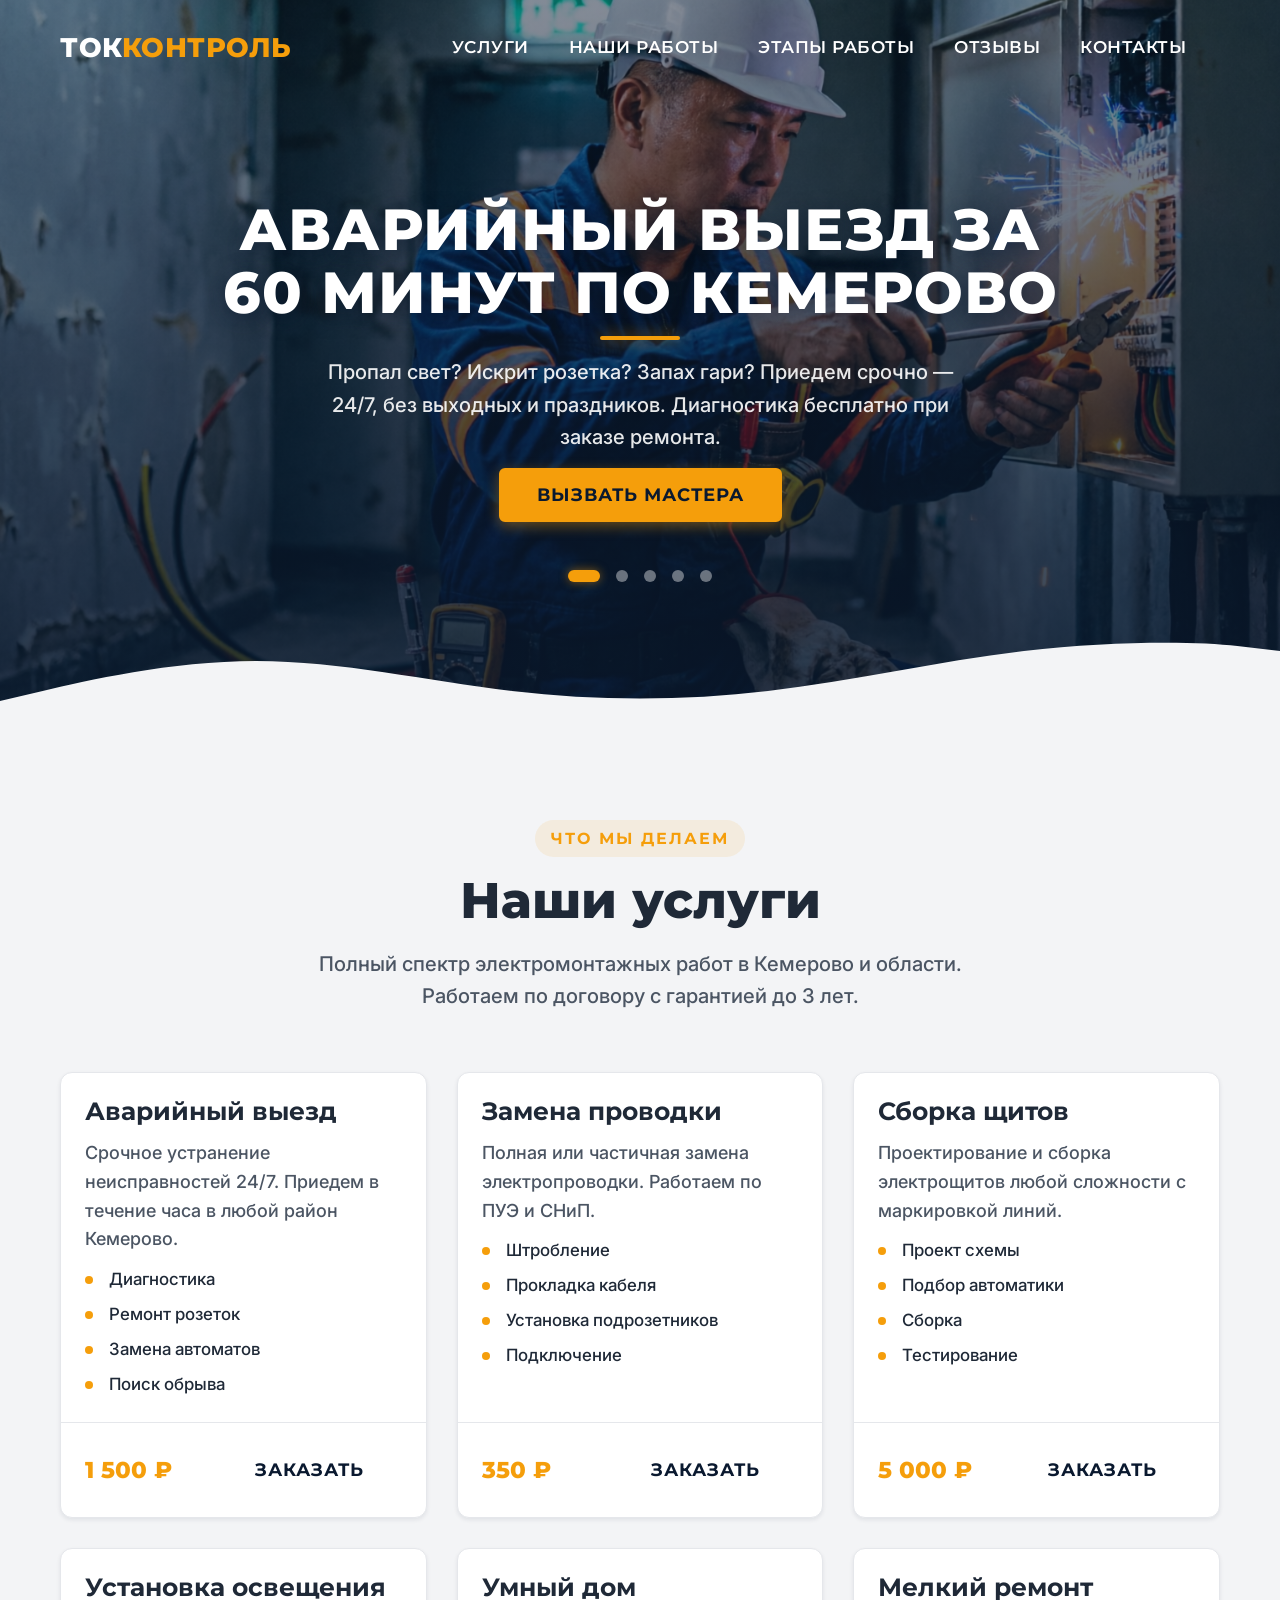
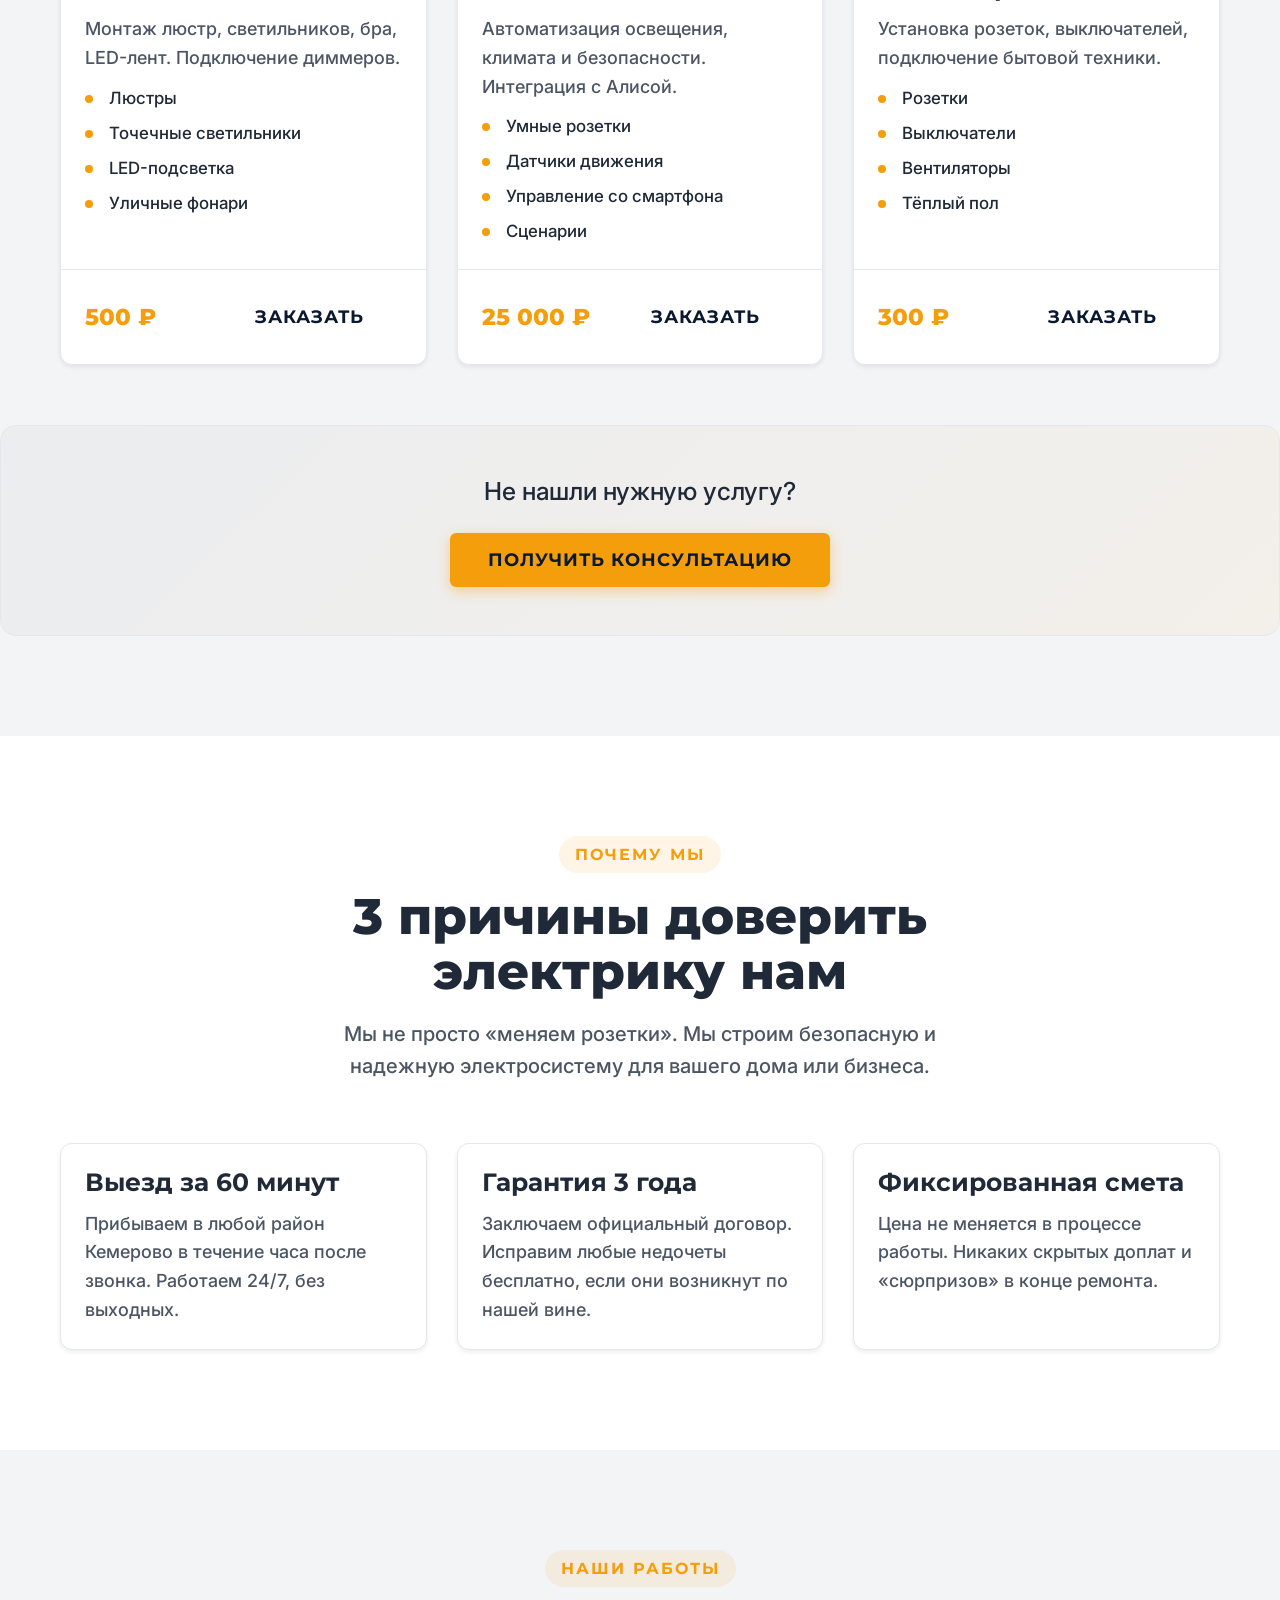
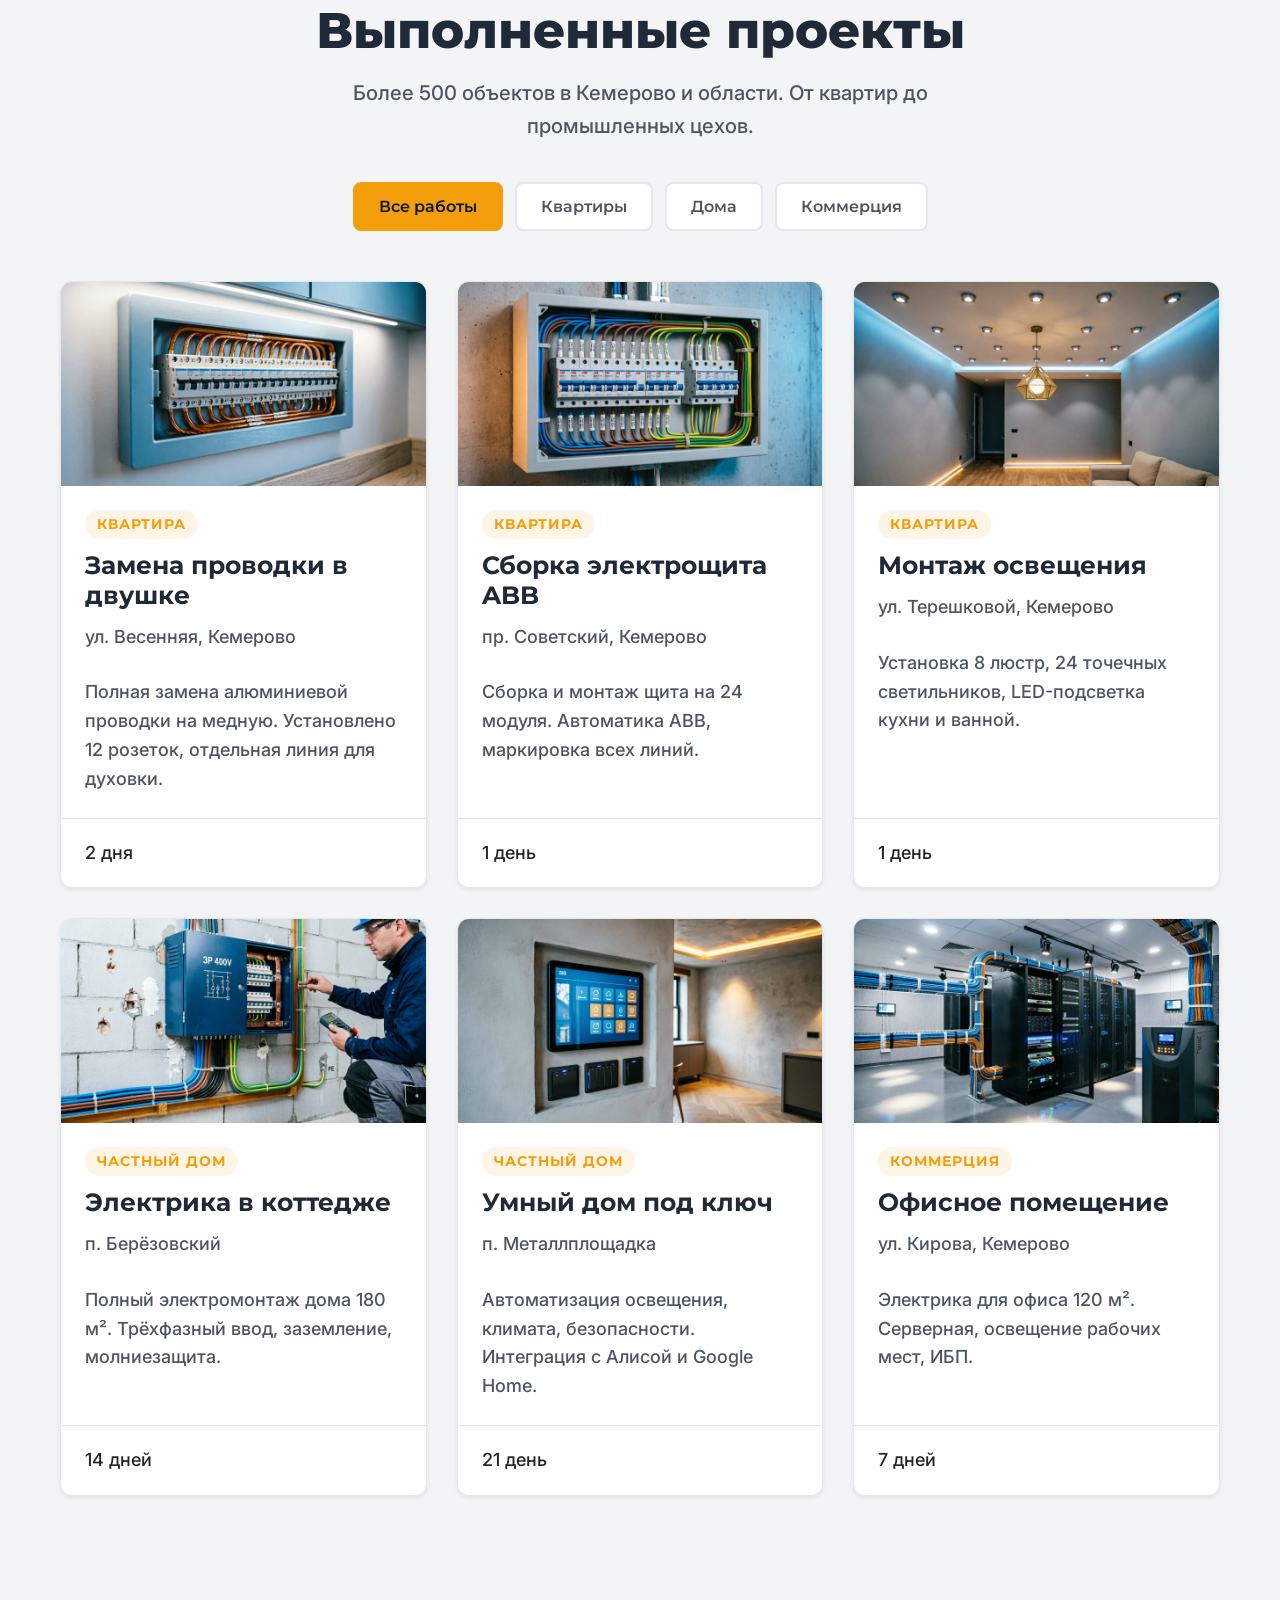
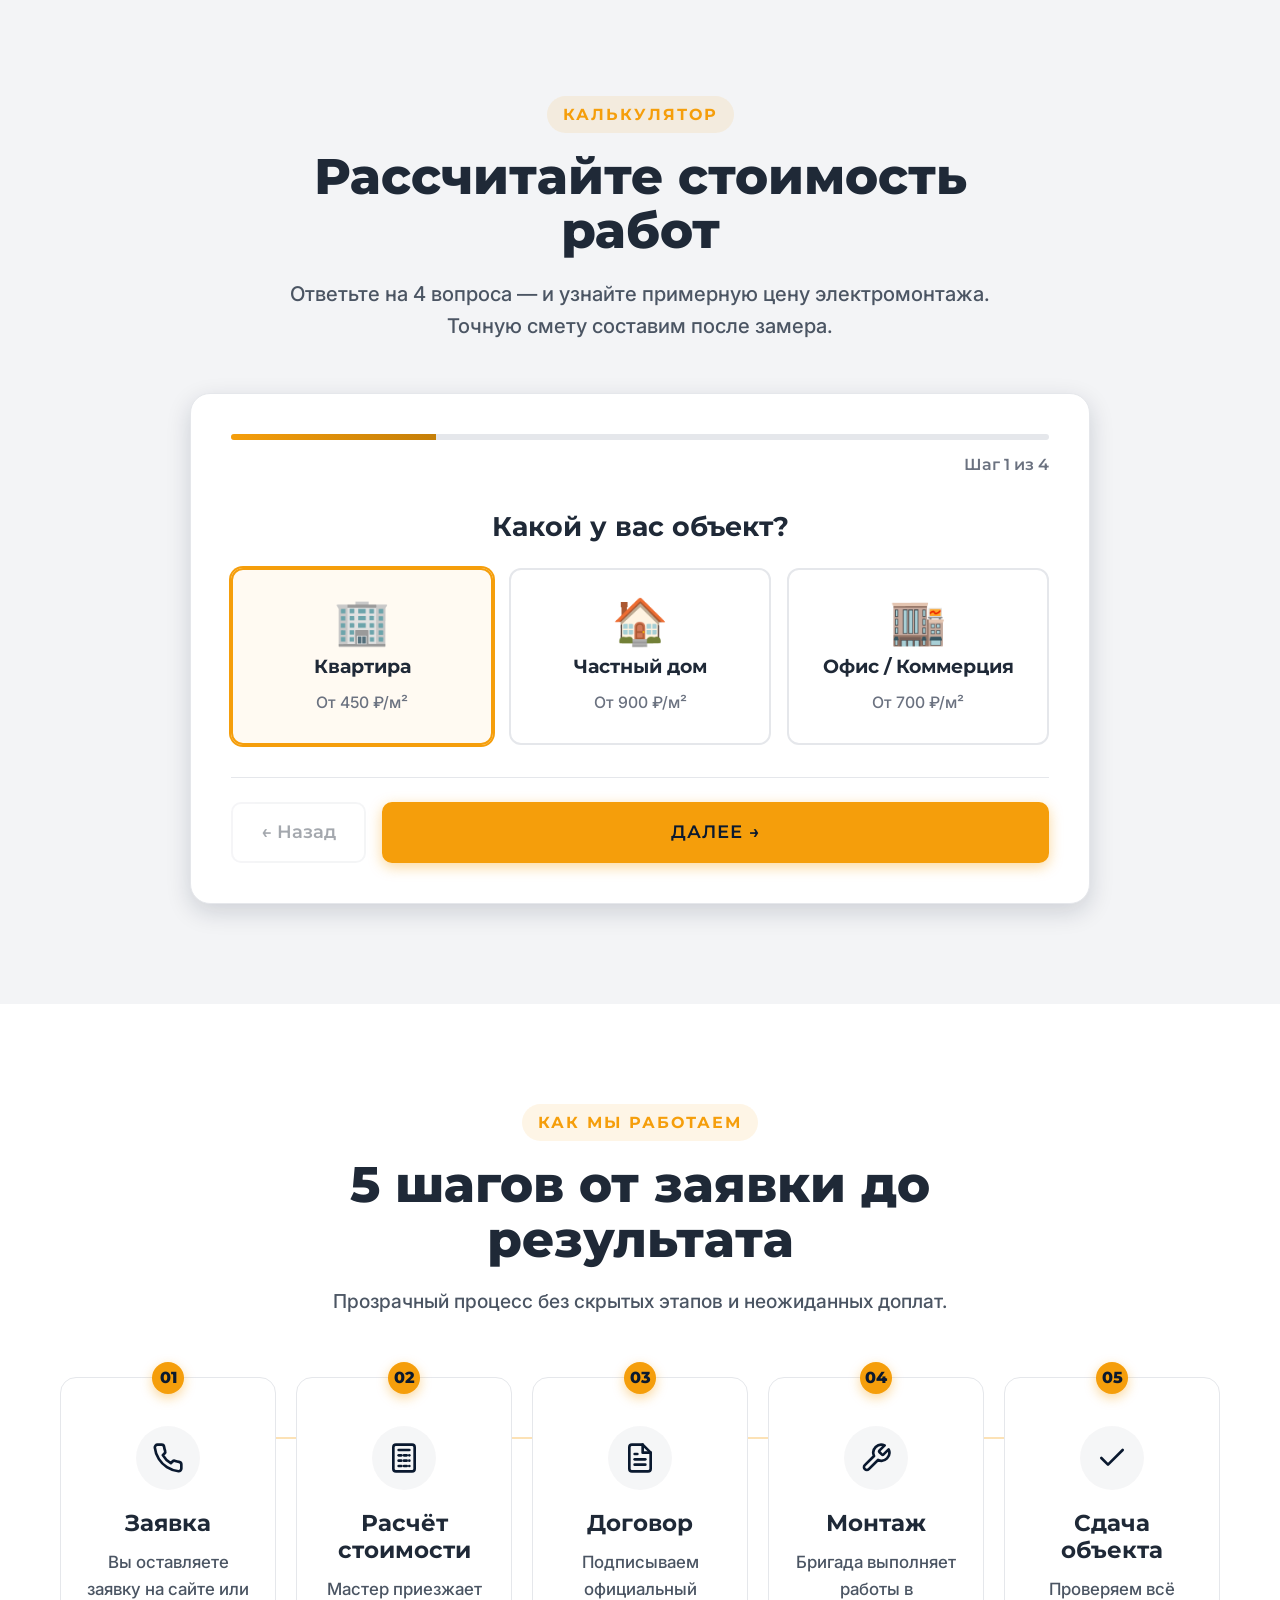
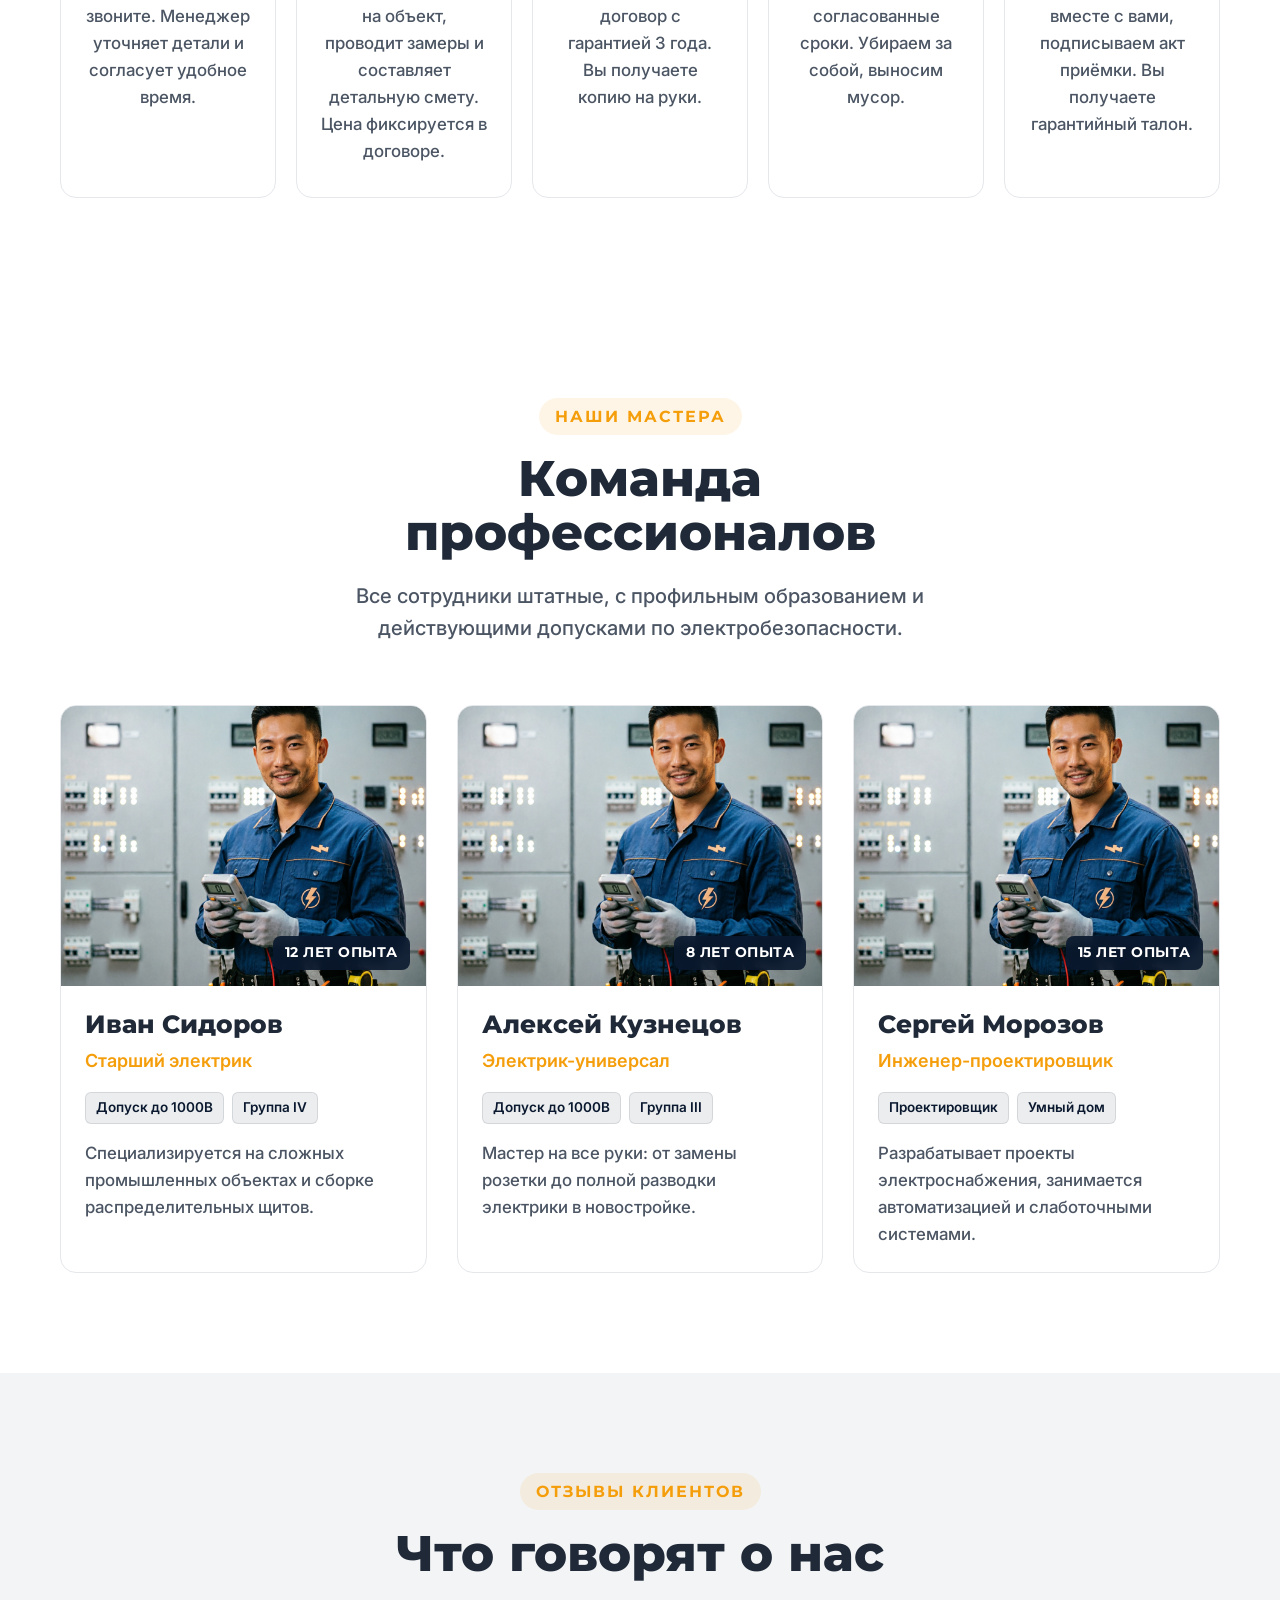
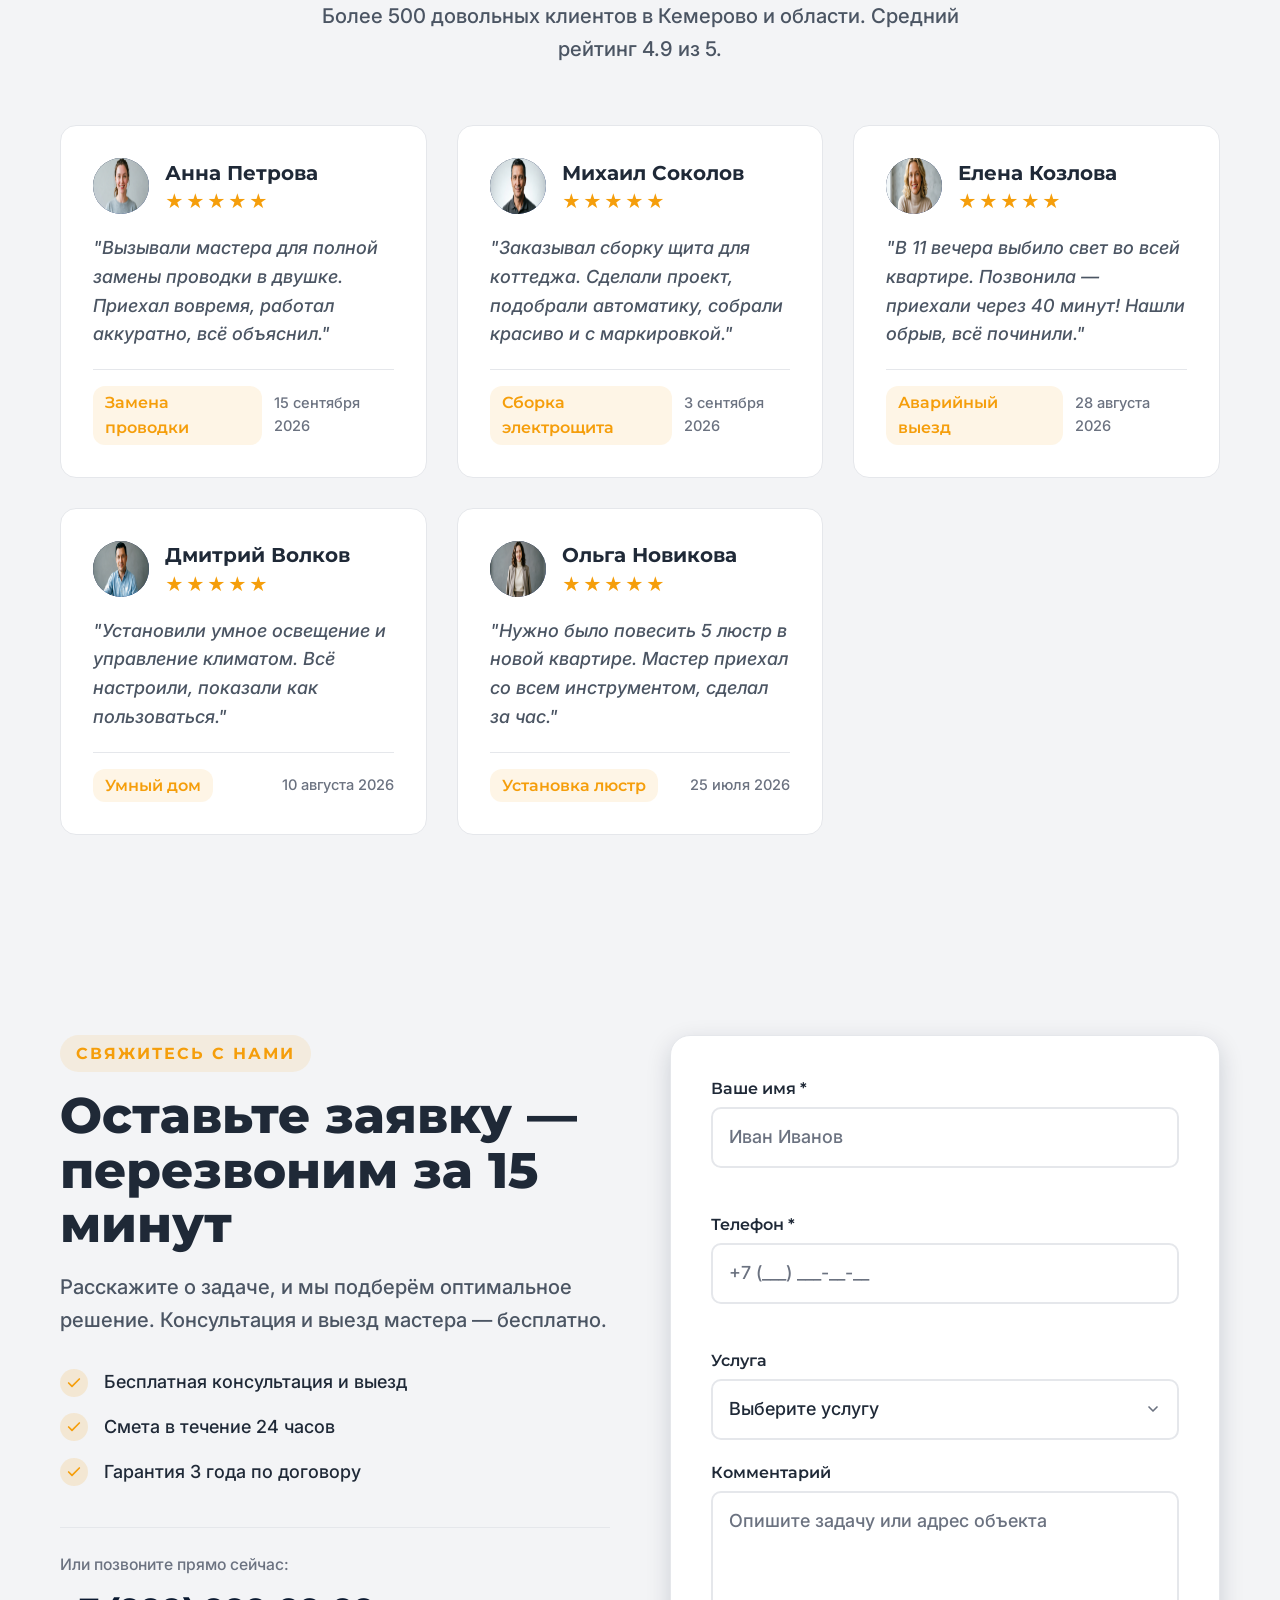
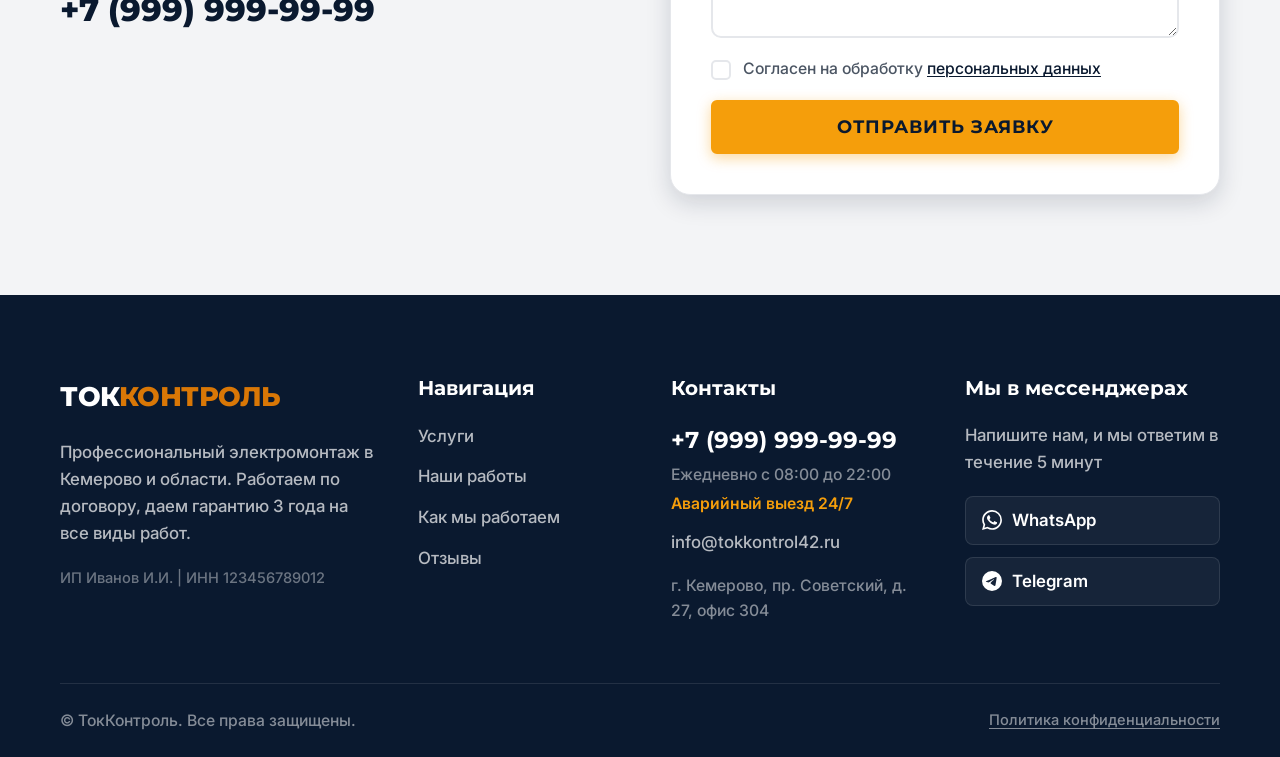
<file: index.html>
<!doctype html><html lang="ru"><head><meta charset="UTF-8"><meta name="viewport" content="width=device-width,initial-scale=1"><title>Электрик на дом с гарантией | ТокКонтроль – Срочный выезд за 60 минут</title><meta name="description" content="Профессиональные услуги электрика с выездом на дом. Замена проводки, сборка щитков, установка розеток и светильников. Гарантия 3 года, честные цены, работа по договору. Звоните!"><meta name="keywords" content="электрик на дом, вызвать электрика, услуги электрика, замена проводки, сборка электрощита, срочный вызов электрика, электрик недорого, монтаж электрики"><meta name="robots" content="index, follow"><link rel="canonical" href="https://tokkontrol42.ru/"><meta name="theme-color" content="#0A192F"><meta name="msapplication-TileColor" content="#0A192F"><meta property="og:type" content="website"><meta property="og:url" content="https://tokkontrol42.ru/"><meta property="og:title" content="ТокКонтроль – Профессиональный электрик с выездом на дом"><meta property="og:description" content="Срочный выезд за 60 минут. Гарантия 3 года на все работы. Честная смета без скрытых доплат."><meta property="og:locale" content="ru_RU"><meta property="og:site_name" content="ТокКонтроль"><link href="https://cdn.jsdelivr.net/npm/bootstrap@5.3.3/dist/css/bootstrap.min.css" rel="stylesheet" integrity="sha384-QWTKZyjpPEjISv5WaRU9OFeRpok6YctnYmDr5pNlyT2bRjXh0JMhjY6hW+ALEwIH" crossorigin="anonymous"><link rel="stylesheet" href="./css/main.css"><link rel="stylesheet" href="./vendor/swiper/swiper-bundle.min.css"><link rel="apple-touch-icon" sizes="180x180" href="./img/favicon/apple-touch-icon.png"><link rel="icon" type="image/png" sizes="32x32" href="./img/favicon/favicon-32x32.png"><link rel="icon" type="image/png" sizes="16x16" href="./img/favicon/favicon-16x16.png"><link rel="manifest" href="./img/favicon/site.webmanifest"><link rel="preconnect" href="https://fonts.googleapis.com"><link rel="preconnect" href="https://fonts.gstatic.com" crossorigin><link href="https://fonts.googleapis.com/css2?family=Inter:ital,opsz,wght@0,14..32,100..900;1,14..32,100..900&family=Montserrat:ital,wght@0,100..900;1,100..900&display=swap" rel="stylesheet"><script src="./vendor/swiper/swiper-bundle.min.js" defer></script></head><body><nav class="navbar"><div class="container"><a class="navbar-brand" href="index.html">Ток<em>Контроль</em> </a><button class="navbar-toggler" type="button" data-bs-toggle="offcanvas" data-bs-target="#offcanvasNavbar" aria-controls="offcanvasNavbar"><span class="navbar-toggler-icon"></span></button><div class="offcanvas offcanvas-end" tabindex="-1" id="offcanvasNavbar" aria-labelledby="offcanvasNavbarLabel"><div class="offcanvas-header"><h5 class="offcanvas-title" id="offcanvasNavbarLabel">Ток<em>Контроль</em></h5><button type="button" class="btn-close" data-bs-dismiss="offcanvas" aria-label="Закрыть"></button></div><div class="offcanvas-body"><ul class="navbar-nav justify-content-end flex-grow-1 pe-3"><li class="nav-item"><a class="nav-link" href="#services">Услуги</a></li><li class="nav-item"><a class="nav-link" href="#portfolio">Наши работы</a></li><li class="nav-item"><a class="nav-link" href="#steps">Этапы работы</a></li><li class="nav-item"><a class="nav-link" href="#reviews">Отзывы</a></li><li class="nav-item"><a class="nav-link" href="#contact">Контакты</a></li></ul></div></div></div></nav><div class="swiper slider" id="main"><div class="swiper-wrapper"></div><div class="slider-bottom"><div class="slider-pagination swiper-pagination"></div></div><svg class="wave-divider" viewBox="0 0 1440 320" preserveAspectRatio="none"><path fill="#232830" d="M0,256L48,224C96,192,192,128,288,128C384,128,480,192,576,224C672,256,768,256,864,224C960,192,1056,128,1152,96C1248,64,1344,64,1392,80L1440,96L1440,320L1392,320C1344,320,1248,320,1152,320C1056,320,960,320,864,320C768,320,672,320,576,320C480,320,384,320,288,320C192,320,96,320,48,320L0,320Z"></path></svg></div><main class="main"><section class="services" id="services"><div class="container"><div class="services__header"><span class="services__label">Что мы делаем</span><h2 class="services__title">Наши услуги</h2><p class="services__subtitle">Полный спектр электромонтажных работ в Кемерово и области. Работаем по договору с гарантией до 3 лет.</p></div></div><div class="services__cta"><p class="services__cta-text">Не нашли нужную услугу?</p><button class="btn btn-primary" data-action="form">Получить консультацию</button></div></section><section class="advantages" id="advantages"><div class="container"><div class="advantages__header"><span class="advantages__label">Почему мы</span><h2 class="advantages__title">3 причины доверить электрику нам</h2><p class="advantages__subtitle">Мы не просто «меняем розетки». Мы строим безопасную и надежную электросистему для вашего дома или бизнеса.</p></div></div></section><section class="portfolio" id="portfolio"><div class="container"><div class="portfolio__header"><span class="portfolio__label">Наши работы</span><h2 class="portfolio__title">Выполненные проекты</h2><p class="portfolio__subtitle">Более 500 объектов в Кемерово и области. От квартир до промышленных цехов.</p></div><div class="portfolio__filters"><button class="portfolio__filter-btn btn--active" data-filter="all">Все работы</button> <button class="portfolio__filter-btn" data-filter="apartment">Квартиры</button> <button class="portfolio__filter-btn" data-filter="house">Дома</button> <button class="portfolio__filter-btn" data-filter="commercial">Коммерция</button></div><div class="grid" id="portfolio-grid"></div></div></section><section class="calculator" id="calculator"><div class="container"><div class="calculator__header"><span class="calculator__label">Калькулятор</span><h2 class="calculator__title">Рассчитайте стоимость работ</h2><p class="calculator__subtitle">Ответьте на 4 вопроса — и узнайте примерную цену электромонтажа. Точную смету составим после замера.</p></div><div class="calculator__wrapper"><div class="calculator__progress"><div class="calculator__progress-bar" id="calc-progress-bar"></div><div class="calculator__steps-counter">Шаг <span id="calc-current-step">1</span> из <span id="calc-total-steps">4</span></div></div><form class="calculator__form" id="calculator-form" novalidate><div class="calc-step" data-step="1"><h3 class="calc-step__title">Какой у вас объект?</h3><div class="calc-options"><label class="calc-option"><input type="radio" name="objectType" value="apartment" checked><div class="calc-option__card"><div class="calc-option__icon">🏢</div><span class="calc-option__title">Квартира</span> <span class="calc-option__desc">От 450 ₽/м²</span></div></label> <label class="calc-option"><input type="radio" name="objectType" value="house"><div class="calc-option__card"><div class="calc-option__icon">🏠</div><span class="calc-option__title">Частный дом</span> <span class="calc-option__desc">От 900 ₽/м²</span></div></label> <label class="calc-option"><input type="radio" name="objectType" value="office"><div class="calc-option__card"><div class="calc-option__icon">🏬</div><span class="calc-option__title">Офис / Коммерция</span> <span class="calc-option__desc">От 700 ₽/м²</span></div></label></div></div><div class="calc-step" data-step="2"><h3 class="calc-step__title">Какой тип работ нужен?</h3><div class="calc-options"><label class="calc-option"><input type="radio" name="workType" value="new" checked><div class="calc-option__card"><div class="calc-option__icon">✨</div><span class="calc-option__title">Электромонтаж с нуля</span> <span class="calc-option__desc">Новостройка или полный ремонт</span></div></label> <label class="calc-option"><input type="radio" name="workType" value="replace"><div class="calc-option__card"><div class="calc-option__icon"></div><span class="calc-option__title">Замена проводки</span> <span class="calc-option__desc">Демонтаж старой + монтаж новой</span></div></label> <label class="calc-option"><input type="radio" name="workType" value="partial"><div class="calc-option__card"><div class="calc-option__icon">🔧</div><span class="calc-option__title">Частичный ремонт</span> <span class="calc-option__desc">Отдельные работы (розетки, щит и т.д.)</span></div></label></div></div><div class="calc-step" data-step="3"><h3 class="calc-step__title">Укажите площадь объекта</h3><div class="calc-area"><div class="calc-area__slider-wrapper"><input type="range" id="calc-area-slider" name="area" min="20" max="300" value="60" step="10" class="calc-area__slider"><div class="calc-area__labels"><span>20 м²</span> <span>100 м²</span> <span>200 м²</span> <span>300 м²</span></div></div><div class="calc-area__value"><span id="calc-area-display">60</span> м²</div></div></div><div class="calc-step" data-step="4"><h3 class="calc-step__title">Дополнительные работы</h3><p class="calc-step__subtitle">Выберите всё, что нужно (можно несколько)</p><div class="calc-options calc-options--grid"><label class="calc-option calc-option--checkbox"><input type="checkbox" name="extras" value="shield"><div class="calc-option__card"><div class="calc-option__icon">⚡</div><span class="calc-option__title">Сборка электрощита</span> <span class="calc-option__price">+12 000 ₽</span></div></label> <label class="calc-option calc-option--checkbox"><input type="checkbox" name="extras" value="lighting"><div class="calc-option__card"><div class="calc-option__icon"></div><span class="calc-option__title">Монтаж освещения</span> <span class="calc-option__price">+8 000 ₽</span></div></label> <label class="calc-option calc-option--checkbox"><input type="checkbox" name="extras" value="smart"><div class="calc-option__card"><div class="calc-option__icon"></div><span class="calc-option__title">Умный дом</span> <span class="calc-option__price">+35 000 ₽</span></div></label> <label class="calc-option calc-option--checkbox"><input type="checkbox" name="extras" value="floor"><div class="calc-option__card"><div class="calc-option__icon"></div><span class="calc-option__title">Тёплый пол (эл.)</span> <span class="calc-option__price">+1 500 ₽/м²</span></div></label></div></div><div class="calc-step calc-step--result" data-step="5"><div class="calc-result"><div class="calc-result__icon">🎉</div><h3 class="calc-result__title">Расчёт готов!</h3><p class="calc-result__subtitle">Примерная стоимость работ:</p><div class="calc-result__price"><span class="calc-result__price-from">от</span> <span id="calc-result-min">0</span> <span class="calc-result__price-currency">₽</span></div><div class="calc-result__price-range">до <span id="calc-result-max">0</span> ₽</div><p class="calc-result__note">* Точная стоимость определяется после бесплатного замера. Выезд мастера по Кемерово — бесплатно.</p><button type="button" class="calc-result__btn btn btn-primary" id="calc-to-form">Оставить заявку на замер</button> <button type="button" class="calc-result__btn calc-result__btn--secondary" id="calc-restart">Рассчитать заново</button></div></div><div class="calc-nav" id="calc-nav"><button type="button" class="calc-nav__btn calc-nav__btn--prev" id="calc-prev" disabled>← Назад</button> <button type="button" class="calc-nav__btn calc-nav__btn--next btn btn-primary" id="calc-next">Далее →</button></div></form></div></div></section><section class="steps" id="steps"><div class="container"><div class="steps__header"><span class="steps__label">Как мы работаем</span><h2 class="steps__title">5 шагов от заявки до результата</h2><p class="steps__subtitle">Прозрачный процесс без скрытых этапов и неожиданных доплат.</p></div><div class="steps__grid"><div class="step-card"><div class="step-card__number">01</div><div class="step-card__icon"><svg viewBox="0 0 24 24" fill="none" stroke="currentColor" stroke-width="2" stroke-linecap="round" stroke-linejoin="round"><path d="M22 16.92v3a2 2 0 0 1-2.18 2 19.79 19.79 0 0 1-8.63-3.07 19.5 19.5 0 0 1-6-6 19.79 19.79 0 0 1-3.07-8.67A2 2 0 0 1 4.11 2h3a2 2 0 0 1 2 1.72 12.84 12.84 0 0 0 .7 2.81 2 2 0 0 1-.45 2.11L8.09 9.91a16 16 0 0 0 6 6l1.27-1.27a2 2 0 0 1 2.11-.45 12.84 12.84 0 0 0 2.81.7A2 2 0 0 1 22 16.92z"/></svg></div><h3 class="step-card__title">Заявка</h3><p class="step-card__text">Вы оставляете заявку на сайте или звоните. Менеджер уточняет детали и согласует удобное время.</p></div><div class="step-card"><div class="step-card__number">02</div><div class="step-card__icon"><svg viewBox="0 0 24 24" fill="none" stroke="currentColor" stroke-width="2" stroke-linecap="round" stroke-linejoin="round"><rect x="4" y="2" width="16" height="20" rx="2"/><line x1="8" y1="6" x2="16" y2="6"/><line x1="8" y1="10" x2="10" y2="10"/><line x1="12" y1="10" x2="14" y2="10"/><line x1="16" y1="10" x2="16" y2="10"/><line x1="8" y1="14" x2="10" y2="14"/><line x1="12" y1="14" x2="14" y2="14"/><line x1="16" y1="14" x2="16" y2="14"/><line x1="8" y1="18" x2="10" y2="18"/><line x1="12" y1="18" x2="14" y2="18"/><line x1="16" y1="18" x2="16" y2="18"/></svg></div><h3 class="step-card__title">Расчёт стоимости</h3><p class="step-card__text">Мастер приезжает на объект, проводит замеры и составляет детальную смету. Цена фиксируется в договоре.</p></div><div class="step-card"><div class="step-card__number">03</div><div class="step-card__icon"><svg viewBox="0 0 24 24" fill="none" stroke="currentColor" stroke-width="2" stroke-linecap="round" stroke-linejoin="round"><path d="M14 2H6a2 2 0 0 0-2 2v16a2 2 0 0 0 2 2h12a2 2 0 0 0 2-2V8z"/><polyline points="14 2 14 8 20 8"/><line x1="16" y1="13" x2="8" y2="13"/><line x1="16" y1="17" x2="8" y2="17"/><polyline points="10 9 9 9 8 9"/></svg></div><h3 class="step-card__title">Договор</h3><p class="step-card__text">Подписываем официальный договор с гарантией 3 года. Вы получаете копию на руки.</p></div><div class="step-card"><div class="step-card__number">04</div><div class="step-card__icon"><svg viewBox="0 0 24 24" fill="none" stroke="currentColor" stroke-width="2" stroke-linecap="round" stroke-linejoin="round"><path d="M14.7 6.3a1 1 0 0 0 0 1.4l1.6 1.6a1 1 0 0 0 1.4 0l3.77-3.77a6 6 0 0 1-7.94 7.94l-6.91 6.91a2.12 2.12 0 0 1-3-3l6.91-6.91a6 6 0 0 1 7.94-7.94l-3.76 3.76z"/></svg></div><h3 class="step-card__title">Монтаж</h3><p class="step-card__text">Бригада выполняет работы в согласованные сроки. Убираем за собой, выносим мусор.</p></div><div class="step-card"><div class="step-card__number">05</div><div class="step-card__icon"><svg viewBox="0 0 24 24" fill="none" stroke="currentColor" stroke-width="2" stroke-linecap="round" stroke-linejoin="round"><polyline points="20 6 9 17 4 12"/></svg></div><h3 class="step-card__title">Сдача объекта</h3><p class="step-card__text">Проверяем всё вместе с вами, подписываем акт приёмки. Вы получаете гарантийный талон.</p></div></div></div></section><section class="team" id="team"><div class="container"><div class="team__header"><span class="team__label">Наши мастера</span><h2 class="team__title">Команда профессионалов</h2><p class="team__subtitle">Все сотрудники штатные, с профильным образованием и действующими допусками по электробезопасности.</p></div><div class="team__grid"><div class="team-card"><div class="team-card__image-wrapper"><img src="./img/content/team/master-ivan.png" alt="Иван Сидоров" class="team-card__image" loading="lazy"> <span class="team-card__experience">12 лет опыта</span></div><div class="team-card__content"><h3 class="team-card__name">Иван Сидоров</h3><p class="team-card__position">Старший электрик</p><div class="team-card__badges"><span class="team-card__badge">Допуск до 1000В</span> <span class="team-card__badge">Группа IV</span></div><p class="team-card__desc">Специализируется на сложных промышленных объектах и сборке распределительных щитов.</p></div></div><div class="team-card"><div class="team-card__image-wrapper"><img src="./img/content/team/master-ivan.png" alt="Алексей Кузнецов" class="team-card__image" loading="lazy"> <span class="team-card__experience">8 лет опыта</span></div><div class="team-card__content"><h3 class="team-card__name">Алексей Кузнецов</h3><p class="team-card__position">Электрик-универсал</p><div class="team-card__badges"><span class="team-card__badge">Допуск до 1000В</span> <span class="team-card__badge">Группа III</span></div><p class="team-card__desc">Мастер на все руки: от замены розетки до полной разводки электрики в новостройке.</p></div></div><div class="team-card"><div class="team-card__image-wrapper"><img src="./img/content/team/master-ivan.png" alt="Сергей Морозов" class="team-card__image" loading="lazy"> <span class="team-card__experience">15 лет опыта</span></div><div class="team-card__content"><h3 class="team-card__name">Сергей Морозов</h3><p class="team-card__position">Инженер-проектировщик</p><div class="team-card__badges"><span class="team-card__badge">Проектировщик</span> <span class="team-card__badge">Умный дом</span></div><p class="team-card__desc">Разрабатывает проекты электроснабжения, занимается автоматизацией и слаботочными системами.</p></div></div></div></div></section><section class="reviews" id="reviews"><div class="container"><div class="reviews__header"><span class="reviews__label">Отзывы клиентов</span><h2 class="reviews__title">Что говорят о нас</h2><p class="reviews__subtitle">Более 500 довольных клиентов в Кемерово и области. Средний рейтинг 4.9 из 5.</p></div><div class="reviews__grid" id="reviews__grid"></div></div></section><section class="contact" id="contact"><div class="container"><div class="contact__wrapper"><div class="contact__info"><span class="contact__label">Свяжитесь с нами</span><h2 class="contact__title">Оставьте заявку — перезвоним за 15 минут</h2><p class="contact__subtitle">Расскажите о задаче, и мы подберём оптимальное решение. Консультация и выезд мастера — бесплатно.</p><ul class="contact__benefits"><li class="contact__benefit"><span class="contact__benefit-icon"><svg viewBox="0 0 24 24" fill="none" stroke="currentColor" stroke-width="2.5" stroke-linecap="round" stroke-linejoin="round"><polyline points="20 6 9 17 4 12"/></svg> </span><span>Бесплатная консультация и выезд</span></li><li class="contact__benefit"><span class="contact__benefit-icon"><svg viewBox="0 0 24 24" fill="none" stroke="currentColor" stroke-width="2.5" stroke-linecap="round" stroke-linejoin="round"><polyline points="20 6 9 17 4 12"/></svg> </span><span>Смета в течение 24 часов</span></li><li class="contact__benefit"><span class="contact__benefit-icon"><svg viewBox="0 0 24 24" fill="none" stroke="currentColor" stroke-width="2.5" stroke-linecap="round" stroke-linejoin="round"><polyline points="20 6 9 17 4 12"/></svg> </span><span>Гарантия 3 года по договору</span></li></ul><div class="contact__phone"><span class="contact__phone-label">Или позвоните прямо сейчас:</span> <a href="tel:+73842000000" class="contact__phone-number">+7 (999) 999-99-99</a></div></div><div class="contact__form-wrapper"><form class="contact__form" id="contact-form" novalidate><input type="hidden" name="_subject" value="Новая заявка с сайта ТокКонтроль"> <input type="hidden" name="_captcha" value="false"> <input type="hidden" name="_template" value="table"> <input type="text" name="_honey" style="display:none"><div class="contact__form-field"><label for="contact-name" class="contact__label-field">Ваше имя *</label> <input type="text" id="contact-name" name="name" class="contact__input" placeholder="Иван Иванов" autocomplete="name" required> <span class="contact__error" data-error-for="name"></span></div><div class="contact__form-field"><label for="contact-phone" class="contact__label-field">Телефон *</label> <input type="tel" id="contact-phone" name="phone" class="contact__input" placeholder="+7 (___) ___-__-__" autocomplete="tel" required> <span class="contact__error" data-error-for="phone"></span></div><div class="contact__form-field"><label for="contact-service" class="contact__label-field">Услуга</label> <select id="contact-service" name="service" class="contact__input contact__select"><option value="">Выберите услугу</option><option value="emergency">Аварийный выезд</option><option value="wiring">Замена проводки</option><option value="shield">Сборка щита</option><option value="lighting">Установка освещения</option><option value="smart">Умный дом</option><option value="other">Другое</option></select></div><div class="contact__form-field"><label for="contact-message" class="contact__label-field">Комментарий</label> <textarea id="contact-message" name="message" class="contact__input contact__textarea" rows="4" placeholder="Опишите задачу или адрес объекта"></textarea></div><label class="contact__checkbox"><input type="checkbox" name="agreement" class="contact__checkbox-input" required> <span class="contact__checkbox-custom"></span> <span class="contact__checkbox-text">Согласен на обработку <a href="#" class="contact__link">персональных данных</a></span></label> <button type="submit" class="contact__submit btn btn-primary"><span class="contact__submit-text">Отправить заявку</span> <span class="contact__submit-loader" hidden><svg class="contact__spinner" viewBox="0 0 24 24" fill="none" stroke="currentColor" stroke-width="2.5"><circle cx="12" cy="12" r="10" stroke-opacity="0.3"/><path d="M12 2a10 10 0 0 1 10 10"/></svg> Отправляем...</span></button><div class="contact__success" hidden><div class="contact__success-icon"><svg viewBox="0 0 24 24" fill="none" stroke="currentColor" stroke-width="2.5" stroke-linecap="round" stroke-linejoin="round"><polyline points="20 6 9 17 4 12"/></svg></div><h3 class="contact__success-title">Заявка отправлена!</h3><p class="contact__success-text">Мы перезвоним вам в течение 15 минут в рабочее время.</p></div></form></div></div></div></section></main><footer class="footer" id="footer"><div class="container"><div class="footer__grid"><div class="footer__col"><a href="index.html" class="footer__logo"><span class="footer__logo-text">Ток<em>Контроль</em></span></a><p class="footer__desc">Профессиональный электромонтаж в Кемерово и области. Работаем по договору, даем гарантию 3 года на все виды работ.</p><p class="footer__legal">ИП Иванов И.И. | ИНН 123456789012</p></div><div class="footer__col"><h4 class="footer__title">Навигация</h4><nav class="footer__nav"><ul class="footer__list"><li><a href="#services" class="footer__link">Услуги</a></li><li><a href="#portfolio" class="footer__link">Наши работы</a></li><li><a href="#steps" class="footer__link">Как мы работаем</a></li><li><a href="#reviews" class="footer__link">Отзывы</a></li></ul></nav></div><div class="footer__col"><h4 class="footer__title">Контакты</h4><ul class="footer__list footer__list--contacts"><li class="footer__item"><a href="tel:+79999999999" class="footer__link footer__link--phone">+7 (999) 999-99-99</a> <span class="footer__meta">Ежедневно с 08:00 до 22:00</span> <span class="footer__meta footer__meta--accent">Аварийный выезд 24/7</span></li><li class="footer__item"><a href="mailto:info@tokkontrol42.ru" class="footer__link">info@tokkontrol42.ru</a></li><li class="footer__item"><span class="footer__meta">г. Кемерово, пр. Советский, д. 27, офис 304</span></li></ul></div><div class="footer__col"><h4 class="footer__title">Мы в мессенджерах</h4><p class="footer__desc">Напишите нам, и мы ответим в течение 5 минут</p><div class="footer__socials"><a href="https://wa.me/79999999999" class="footer__social-btn" target="_blank" rel="noopener noreferrer" aria-label="Написать в WhatsApp"><svg viewBox="0 0 24 24" fill="currentColor"><path d="M17.472 14.382c-.297-.149-1.758-.867-2.03-.967-.273-.099-.471-.148-.67.15-.197.297-.767.966-.94 1.164-.173.199-.347.223-.644.075-.297-.15-1.255-.463-2.39-1.475-.883-.788-1.48-1.761-1.653-2.059-.173-.297-.018-.458.13-.606.134-.133.298-.347.446-.52.149-.174.198-.298.298-.497.099-.198.05-.371-.025-.52-.075-.149-.669-1.612-.916-2.207-.242-.579-.487-.5-.669-.51-.173-.008-.371-.01-.57-.01-.198 0-.52.074-.792.372-.272.297-1.04 1.016-1.04 2.479 0 1.462 1.065 2.875 1.213 3.074.149.198 2.096 3.2 5.077 4.487.709.306 1.262.489 1.694.625.712.227 1.36.195 1.871.118.571-.085 1.758-.719 2.006-1.413.248-.694.248-1.289.173-1.413-.074-.124-.272-.198-.57-.347m-5.421 7.403h-.004a9.87 9.87 0 01-5.031-1.378l-.361-.214-3.741.982.998-3.648-.235-.374a9.86 9.86 0 01-1.51-5.26c.001-5.45 4.436-9.884 9.888-9.884 2.64 0 5.122 1.03 6.988 2.898a9.825 9.825 0 012.893 6.994c-.003 5.45-4.437 9.884-9.885 9.884m8.413-18.297A11.815 11.815 0 0012.05 0C5.495 0 .16 5.335.157 11.892c0 2.096.547 4.142 1.588 5.945L.057 24l6.305-1.654a11.882 11.882 0 005.683 1.448h.005c6.554 0 11.89-5.335 11.893-11.893a11.821 11.821 0 00-3.48-8.413Z"/></svg> WhatsApp </a><a href="https://t.me/tokkontrol42" class="footer__social-btn" target="_blank" rel="noopener noreferrer" aria-label="Написать в Telegram"><svg viewBox="0 0 24 24" fill="currentColor"><path d="M11.944 0A12 12 0 0 0 0 12a12 12 0 0 0 12 12 12 12 0 0 0 12-12A12 12 0 0 0 12 0a12 12 0 0 0-.056 0zm4.962 7.224c.1-.002.321.023.465.14a.506.506 0 0 1 .171.325c.016.093.036.306.02.472-.18 1.898-.962 6.502-1.36 8.627-.168.9-.499 1.201-.82 1.23-.696.065-1.225-.46-1.9-.902-1.056-.693-1.653-1.124-2.678-1.8-1.185-.78-.417-1.21.258-1.91.177-.184 3.247-2.977 3.307-3.23.007-.032.014-.15-.056-.212s-.174-.041-.249-.024c-.106.024-1.793 1.14-5.061 3.345-.48.33-.913.49-1.302.48-.428-.008-1.252-.241-1.865-.44-.752-.245-1.349-.374-1.297-.789.027-.216.325-.437.893-.663 3.498-1.524 5.83-2.529 6.998-3.014 3.332-1.386 4.025-1.627 4.476-1.635z"/></svg> Telegram</a></div></div></div><div class="footer__bottom"><p class="footer__copyright">&copy; <span id="current-year"></span> ТокКонтроль. Все права защищены.</p><a href="/privacy-policy.html" class="footer__link-legal">Политика конфиденциальности</a></div></div></footer><script src="https://cdn.jsdelivr.net/npm/bootstrap@5.3.3/dist/js/bootstrap.bundle.min.js" integrity="sha384-YvpcrYf0tY3lHB60NNkmXc5s9fDVZLESaAA55NDzOxhy9GkcIdslK1eN7N6jIeHz" crossorigin="anonymous"></script><script type="module" src="./js/main.js"></script></body></html>
</file>
<file: css/main.css>
*,:after,:before{-webkit-box-sizing:border-box;box-sizing:border-box}*{margin:0;padding:0}body{min-height:100vh;line-height:1.5;-webkit-font-smoothing:antialiased}canvas,img,picture,svg,video{display:block;max-width:100%;height:auto}button,input,select,textarea{font:inherit}ol,ul{list-style:none}a{text-decoration:none;color:inherit}:focus-visible{outline:2px solid var(--bs-primary,#0d6efd);outline-offset:2px}button{cursor:pointer;background:none;border:none}body,html{background-color:#FFFFFF;font-family:"Inter",sans-serif;font-weight:500;font-size:18px;color:#1F2937;line-height:1.6}.container{max-width:1200px;width:100%;margin:0 auto;padding:0 20px}section{padding:70px 0}em{font-style:normal;color:#D97706}h1,h2,h3,h4,h5,h6{margin-bottom:15px;font-family:"Montserrat",sans-serif;font-weight:800;color:#1F2937;line-height:1.3}h1{font-size:42px}h2{font-size:32px}h3{font-size:24px}p{margin-bottom:15px;color:#4B5563}.btn{display:-webkit-inline-box;display:-ms-inline-flexbox;display:inline-flex;-webkit-box-align:center;-ms-flex-align:center;align-items:center;-webkit-box-pack:center;-ms-flex-pack:center;justify-content:center;gap:8px;padding:14px 32px;font-family:"Montserrat",sans-serif;font-size:1rem;font-weight:700;text-transform:uppercase;letter-spacing:1px;text-decoration:none;border:2px solid transparent;border-radius:8px;cursor:pointer;-webkit-transition:all 0.3s ease;transition:all 0.3s ease;white-space:nowrap;line-height:1;position:relative;overflow:hidden}.btn:focus-visible{outline:3px solid #F59E0B;outline-offset:3px}.btn:active{-webkit-transform:translateY(1px);transform:translateY(1px)}.btn:disabled{opacity:0.5;cursor:not-allowed;pointer-events:none}@media (max-width:768px){.btn{padding:12px 24px;font-size:0.875rem}}.btn-primary{background-color:#F59E0B;color:#0A192F;border-color:#F59E0B;-webkit-box-shadow:0 4px 14px rgba(245,158,11,0.4);box-shadow:0 4px 14px rgba(245,158,11,0.4)}.btn-primary:hover{background-color:#D97706;border-color:#D97706;color:#0A192F;-webkit-box-shadow:0 6px 20px rgba(245,158,11,0.6);box-shadow:0 6px 20px rgba(245,158,11,0.6);-webkit-transform:translateY(-2px);transform:translateY(-2px)}.btn-primary:active{-webkit-transform:translateY(0);transform:translateY(0);-webkit-box-shadow:0 2px 8px rgba(245,158,11,0.4);box-shadow:0 2px 8px rgba(245,158,11,0.4)}.btn-secondary{background-color:transparent;color:#0A192F;border-color:#0A192F}.btn-secondary:hover{background-color:#0A192F;color:#FFFFFF;border-color:#0A192F;-webkit-transform:translateY(-2px);transform:translateY(-2px)}.btn-secondary:active{-webkit-transform:translateY(0);transform:translateY(0)}.btn-dark{background-color:#0A192F;color:#FFFFFF;border-color:#0A192F}.btn-dark:hover{background-color:#153561;border-color:#153561;color:#FFFFFF;-webkit-transform:translateY(-2px);transform:translateY(-2px)}.btn-dark:active{-webkit-transform:translateY(0);transform:translateY(0)}.btn--full{width:100%}.btn--sm{padding:10px 20px;font-size:0.875rem}.btn--lg{padding:18px 40px;font-size:1.125rem}.card{background-color:#FFFFFF;border:1px solid #E5E7EB;border-radius:12px;overflow:hidden;-webkit-box-shadow:0 2px 4px rgba(10,25,47,0.08);box-shadow:0 2px 4px rgba(10,25,47,0.08);-webkit-transition:border-color 0.3s ease,-webkit-transform 0.3s ease,-webkit-box-shadow 0.3s ease;transition:border-color 0.3s ease,-webkit-transform 0.3s ease,-webkit-box-shadow 0.3s ease;transition:transform 0.3s ease,box-shadow 0.3s ease,border-color 0.3s ease;transition:transform 0.3s ease,box-shadow 0.3s ease,border-color 0.3s ease,-webkit-transform 0.3s ease,-webkit-box-shadow 0.3s ease;display:-webkit-box;display:-ms-flexbox;display:flex;-webkit-box-orient:vertical;-webkit-box-direction:normal;-ms-flex-direction:column;flex-direction:column}.card:hover{-webkit-transform:translateY(-8px);transform:translateY(-8px);-webkit-box-shadow:0 8px 24px rgba(10,25,47,0.16);box-shadow:0 8px 24px rgba(10,25,47,0.16);border-color:#F59E0B}.card__header{padding:24px 24px 0;display:-webkit-box;display:-ms-flexbox;display:flex;-webkit-box-align:center;-ms-flex-align:center;align-items:center;gap:16px}.card__icon{width:64px;height:64px;display:-webkit-box;display:-ms-flexbox;display:flex;-webkit-box-align:center;-ms-flex-align:center;align-items:center;-webkit-box-pack:center;-ms-flex-pack:center;justify-content:center;background:rgba(245,158,11,0.1);color:#F59E0B;border-radius:12px;font-size:2rem}.card__avatar{width:56px;height:56px;border-radius:50%;-o-object-fit:cover;object-fit:cover}.card__image-wrapper{width:100%;overflow:hidden}.card__image{width:100%;height:250px;-o-object-fit:cover;object-fit:cover;-webkit-transition:-webkit-transform 0.3s ease;transition:-webkit-transform 0.3s ease;transition:transform 0.3s ease;transition:transform 0.3s ease,-webkit-transform 0.3s ease}.card:hover .card__image{-webkit-transform:scale(1.05);transform:scale(1.05)}.card__body{padding:24px;-webkit-box-flex:1;-ms-flex-positive:1;flex-grow:1;display:-webkit-box;display:-ms-flexbox;display:flex;-webkit-box-orient:vertical;-webkit-box-direction:normal;-ms-flex-direction:column;flex-direction:column;gap:12px}.card__category{display:inline-block;font-family:"Montserrat",sans-serif;font-size:0.75rem;font-weight:700;color:#F59E0B;text-transform:uppercase;letter-spacing:1px;padding:4px 12px;background:rgba(245,158,11,0.1);border-radius:20px;width:-webkit-fit-content;width:-moz-fit-content;width:fit-content}.card__title{font-family:"Montserrat",sans-serif;font-size:1.375rem;font-weight:700;color:#1F2937;margin:0;line-height:1.2}.card__subtitle{font-family:"Inter",sans-serif;font-size:1rem;color:#4B5563;margin:0}.card__text{font-family:"Inter",sans-serif;font-size:1rem;line-height:1.6;color:#4B5563;margin:0}.card__list{list-style:none;padding:0;margin:0;display:-webkit-box;display:-ms-flexbox;display:flex;-webkit-box-orient:vertical;-webkit-box-direction:normal;-ms-flex-direction:column;flex-direction:column;gap:8px}.card__list-item{font-family:"Inter",sans-serif;font-size:0.9375rem;color:#1F2937;padding-left:24px;position:relative}.card__list-item:before{content:"";position:absolute;left:0;top:10px;width:8px;height:8px;background:#F59E0B;border-radius:50%}.card__rating{color:#F59E0B;font-size:1.25rem;letter-spacing:2px}.card__footer{padding:20px 24px;border-top:1px solid #E5E7EB;display:-webkit-box;display:-ms-flexbox;display:flex;-webkit-box-align:center;-ms-flex-align:center;align-items:center;-webkit-box-pack:justify;-ms-flex-pack:justify;justify-content:space-between;gap:16px}.card__price{font-family:"Montserrat",sans-serif;font-size:1.25rem;font-weight:800;color:#F59E0B}.card__meta{font-family:"Inter",sans-serif;font-size:0.875rem;color:#6B7280}.card__badge{display:inline-block;font-family:"Montserrat",sans-serif;font-size:0.75rem;font-weight:700;color:#0A192F;background:rgba(10,25,47,0.1);padding:6px 12px;border-radius:6px}.card__btn{padding:10px 20px;font-size:0.875rem}.card--service .card__header{padding:32px 32px 0}.card--service .card__body{padding:24px 32px}.card--service .card__footer{padding:20px 32px}.card--portfolio{padding:0}.card--portfolio .card__header{padding:0}.card--portfolio .card__body{padding:24px}.card--portfolio .card__footer{padding:16px 24px}.card--review .card__header{padding:24px 24px 0}.card--review .card__body{padding:20px 24px}.card--review .card__text{font-style:italic;color:#1F2937}.card--review .card__footer{-webkit-box-orient:vertical;-webkit-box-direction:normal;-ms-flex-direction:column;flex-direction:column;-webkit-box-align:start;-ms-flex-align:start;align-items:flex-start;gap:8px}.card--team{text-align:center}.card--team .card__header{-webkit-box-pack:center;-ms-flex-pack:center;justify-content:center}.card--team .card__body{-webkit-box-align:center;-ms-flex-align:center;align-items:center}.card--team .card__footer{-webkit-box-pack:center;-ms-flex-pack:center;justify-content:center}.grid{display:-ms-grid;display:grid;-ms-grid-columns:1fr 30px 1fr 30px 1fr;grid-template-columns:repeat(3,1fr);gap:30px}@media (max-width:1023px){.grid{-ms-grid-columns:1fr 24px 1fr;grid-template-columns:repeat(2,1fr);gap:24px}}@media (max-width:640px){.grid{-ms-grid-columns:1fr;grid-template-columns:1fr;gap:20px}}.navbar{width:100%;padding:16px 0;position:fixed;top:0;left:0;z-index:1000;-webkit-transition:all 0.3s ease-in-out;transition:all 0.3s ease-in-out;background:transparent}.navbar.scrolled{padding:12px 0;background-color:rgba(10,25,47,0.95);backdrop-filter:blur(12px);-webkit-box-shadow:0 8px 24px rgba(10,25,47,0.16);box-shadow:0 8px 24px rgba(10,25,47,0.16)}@media (min-width:992px){.navbar{padding:20px 0}.navbar.scrolled{padding:14px 0}}.navbar .container{display:-webkit-box;display:-ms-flexbox;display:flex;-webkit-box-align:center;-ms-flex-align:center;align-items:center;-webkit-box-pack:justify;-ms-flex-pack:justify;justify-content:space-between}.navbar-brand{font-family:"Montserrat",sans-serif;font-weight:800;font-size:clamp(1.25rem,3vw,1.5rem);color:#FFFFFF!important;text-transform:uppercase;text-decoration:none;letter-spacing:0.5px;-webkit-transition:opacity 0.3s ease;transition:opacity 0.3s ease}.navbar-brand:hover{opacity:0.8}.navbar-brand em{font-style:normal;color:#F59E0B}.navbar-toggler{display:-webkit-box;display:-ms-flexbox;display:flex;-webkit-box-align:center;-ms-flex-align:center;align-items:center;-webkit-box-pack:center;-ms-flex-pack:center;justify-content:center;width:44px;height:44px;padding:0;border:1px solid rgba(245,158,11,0.5);border-radius:8px;background:rgba(10,25,47,0.5);-webkit-box-shadow:none;box-shadow:none;-webkit-transition:all 0.3s ease;transition:all 0.3s ease}.navbar-toggler:hover{border-color:#F59E0B;background:rgba(245,158,11,0.1)}.navbar-toggler:focus{outline:none;-webkit-box-shadow:0 0 0 3px rgba(245,158,11,0.3);box-shadow:0 0 0 3px rgba(245,158,11,0.3)}.navbar-toggler .navbar-toggler-icon{background-image:url("data:image/svg+xml;charset=utf8,%3Csvg viewBox='0 0 30 30' xmlns='http://www.w3.org/2000/svg'%3E%3Cpath stroke='%23D97706' stroke-width='2' stroke-linecap='round' stroke-miterlimit='10' d='M4 7h22M4 15h22M4 23h22'/%3E%3C/svg%3E");opacity:1}@media (min-width:992px){.navbar-toggler{display:none}}.offcanvas{background-color:#0A192F;border-left:1px solid rgba(255,255,255,0.1)}@media (max-width:767px){.offcanvas{width:85%!important;max-width:300px}}@media (max-width:991px){.offcanvas{top:0!important;height:100vh!important;overflow-y:auto!important}}@media (min-width:992px){.offcanvas{position:static!important;visibility:visible!important;-webkit-transform:none!important;transform:none!important;background:transparent!important;width:auto!important;padding:0!important;border:none!important}}.offcanvas-header{padding:16px 20px;border-bottom:1px solid rgba(255,255,255,0.1)}@media (min-width:992px){.offcanvas-header{display:none}}.offcanvas-title{font-family:"Montserrat",sans-serif;font-size:1.25rem;font-weight:800;color:#FFFFFF!important;text-transform:uppercase;letter-spacing:0.5px}.offcanvas-title em{font-style:normal;color:#F59E0B}.btn-close{width:32px;height:32px;border:none;-webkit-box-shadow:none;box-shadow:none;opacity:0.7;background-image:url("data:image/svg+xml;charset=utf8,%3Csvg viewBox='0 0 30 30' xmlns='http://www.w3.org/2000/svg'%3E%3Cpath stroke='%23FFFFFF' stroke-width='2' stroke-linecap='round' d='M6 6 L 24 24 M6 24 L 24 6'/%3E%3C/svg%3E");background-size:20px;background-position:center;-webkit-transition:opacity 0.3s ease,-webkit-transform 0.3s ease;transition:opacity 0.3s ease,-webkit-transform 0.3s ease;transition:opacity 0.3s ease,transform 0.3s ease;transition:opacity 0.3s ease,transform 0.3s ease,-webkit-transform 0.3s ease}.btn-close:hover{opacity:1;-webkit-transform:rotate(90deg);transform:rotate(90deg)}.btn-close:focus{outline:none;-webkit-box-shadow:none;box-shadow:none}.offcanvas-body{padding:0;display:-webkit-box;display:-ms-flexbox;display:flex;-webkit-box-orient:vertical;-webkit-box-direction:normal;-ms-flex-direction:column;flex-direction:column;height:100%}@media (min-width:992px){.offcanvas-body{padding:0;-webkit-box-orient:horizontal;-webkit-box-direction:normal;-ms-flex-direction:row;flex-direction:row;-webkit-box-align:center;-ms-flex-align:center;align-items:center;-webkit-box-pack:end;-ms-flex-pack:end;justify-content:flex-end;-webkit-box-flex:1;-ms-flex-positive:1;flex-grow:1}}.navbar-nav{margin:0;padding:0;-webkit-box-flex:0!important;-ms-flex-positive:0!important;flex-grow:0!important;-webkit-box-pack:start!important;-ms-flex-pack:start!important;justify-content:flex-start!important}@media (max-width:991px){.navbar-nav{margin-top:0;padding:20px 0 0 0}}@media (min-width:992px){.navbar-nav{-webkit-box-orient:horizontal!important;-webkit-box-direction:normal!important;-ms-flex-direction:row!important;flex-direction:row!important;gap:8px;-webkit-box-flex:1!important;-ms-flex-positive:1!important;flex-grow:1!important;-webkit-box-pack:end!important;-ms-flex-pack:end!important;justify-content:flex-end!important}}.nav-link{font-family:"Montserrat",sans-serif;font-weight:600;color:#FFFFFF!important;text-transform:uppercase;letter-spacing:0.5px;-webkit-transition:color 0.3s ease,-webkit-transform 0.3s ease;transition:color 0.3s ease,-webkit-transform 0.3s ease;transition:color 0.3s ease,transform 0.3s ease;transition:color 0.3s ease,transform 0.3s ease,-webkit-transform 0.3s ease;border-radius:6px}.nav-link.active,.nav-link:hover{color:#F59E0B!important}@media (max-width:991px){.nav-link{font-size:1rem;padding:14px 20px!important;border-bottom:1px solid rgba(255,255,255,0.08)}.nav-link:last-child{border-bottom:none}.nav-link:active{-webkit-transform:scale(0.98);transform:scale(0.98);background:rgba(255,255,255,0.05)}}@media (min-width:992px){.nav-link{font-size:0.9375rem;padding:8px 16px!important}}.hero-wrapper{position:relative;width:100%;padding-top:80px}@media (max-width:768px){.hero-wrapper{padding-top:70px}}@media (max-width:480px){.hero-wrapper{padding-top:60px}}.slider{width:100%;overflow:hidden;position:relative;z-index:2;height:85vh;min-height:600px}@media (max-width:1440px){.slider{height:80vh;min-height:580px}}@media (max-width:1024px){.slider{height:75vh;min-height:550px}}@media (max-width:768px){.slider{height:70vh;min-height:500px}}@media (max-width:480px){.slider{height:65vh;min-height:450px}}@media (max-width:360px){.slider{height:60vh;min-height:400px}}.swiper-wrapper{height:100%}.swiper-slide.slide{position:relative;display:-webkit-box;display:-ms-flexbox;display:flex;-webkit-box-align:center;-ms-flex-align:center;align-items:center;-webkit-box-pack:center;-ms-flex-pack:center;justify-content:center;min-height:100%;overflow:hidden}.slide__image{position:absolute;inset:0;width:100%;height:100%;-o-object-fit:cover;object-fit:cover;-o-object-position:center;object-position:center;z-index:0;-webkit-transition:-webkit-transform 8s ease-out;transition:-webkit-transform 8s ease-out;transition:transform 8s ease-out;transition:transform 8s ease-out,-webkit-transform 8s ease-out}.swiper-slide-active .slide__image{-webkit-transform:scale(1.08);transform:scale(1.08)}.slide__overlay{position:absolute;inset:0;z-index:1;background:-webkit-gradient(linear,left top,left bottom,from(rgba(10,25,47,0.5)),to(rgba(10,25,47,0.85)));background:linear-gradient(180deg,rgba(10,25,47,0.5) 0%,rgba(10,25,47,0.85) 100%);pointer-events:none}.slide__content{max-width:900px;padding:0 24px;text-align:center;-webkit-transform:translateY(40px);transform:translateY(40px);-webkit-transition:all 0.8s cubic-bezier(0.25,0.46,0.45,0.94);transition:all 0.8s cubic-bezier(0.25,0.46,0.45,0.94);position:relative;z-index:2;opacity:0}@media (max-width:480px){.slide__content{padding:0 16px}}.swiper-slide-active .slide__content{opacity:1;-webkit-transform:translateY(0);transform:translateY(0);-webkit-transition-delay:0.2s;transition-delay:0.2s}.slide__content h2{margin:0 0 24px;font-family:"Montserrat",sans-serif;font-size:clamp(2rem,5vw,3.5rem);font-weight:800;line-height:1.1;color:#FFFFFF;text-transform:uppercase;letter-spacing:1px;text-shadow:0 4px 20px rgba(10,25,47,0.6);position:relative}@media (max-width:1440px){.slide__content h2{font-size:clamp(1.875rem,4.5vw,3.25rem)}}@media (max-width:1024px){.slide__content h2{font-size:clamp(1.75rem,4vw,3rem);margin-bottom:20px}}@media (max-width:768px){.slide__content h2{font-size:clamp(1.5rem,5vw,2rem);margin-bottom:16px;letter-spacing:0.5px}}@media (max-width:480px){.slide__content h2{font-size:clamp(1.25rem,6vw,1.75rem);margin-bottom:12px}}@media (max-width:360px){.slide__content h2{font-size:1.125rem;margin-bottom:10px}}.slide__content h2:after{content:"";position:absolute;bottom:-16px;left:50%;-webkit-transform:translateX(-50%);transform:translateX(-50%);width:80px;height:4px;background:#F59E0B;border-radius:4px;-webkit-box-shadow:0 0 15px rgba(245,158,11,0.6);box-shadow:0 0 15px rgba(245,158,11,0.6)}@media (max-width:768px){.slide__content h2:after{width:60px;height:3px;bottom:-12px}}@media (max-width:480px){.slide__content h2:after{width:50px;height:2px;bottom:-10px}}.slide__content p{max-width:650px;margin:32px auto 15px;font-family:"Inter",sans-serif;font-size:clamp(1rem,2vw,1.25rem);line-height:1.6;color:rgba(255,255,255,0.9)}@media (max-width:1440px){.slide__content p{font-size:clamp(0.9375rem,1.8vw,1.125rem)}}@media (max-width:1024px){.slide__content p{font-size:clamp(0.9375rem,1.7vw,1.125rem);margin-top:28px}}@media (max-width:768px){.slide__content p{font-size:1rem;margin-top:24px;line-height:1.5}}@media (max-width:480px){.slide__content p{font-size:0.9375rem;margin-top:20px;line-height:1.45}}@media (max-width:360px){.slide__content p{font-size:0.875rem;margin-top:16px}}.btn{display:-webkit-inline-box;display:-ms-inline-flexbox;display:inline-flex;-webkit-box-align:center;-ms-flex-align:center;align-items:center;-webkit-box-pack:center;-ms-flex-pack:center;justify-content:center;gap:8px;padding:16px 36px;font-family:"Montserrat",sans-serif;font-size:1rem;font-weight:700;text-transform:uppercase;letter-spacing:1px;text-decoration:none;border:2px solid transparent;border-radius:6px;cursor:pointer;-webkit-transition:all 0.3s ease;transition:all 0.3s ease;white-space:nowrap;line-height:1}.btn:focus-visible{outline:3px solid #F59E0B;outline-offset:3px}.btn:active{-webkit-transform:translateY(1px);transform:translateY(1px)}@media (max-width:1024px){.btn{padding:15px 32px;font-size:0.9375rem}}@media (max-width:768px){.btn{padding:14px 28px;font-size:0.9375rem}}@media (max-width:480px){.btn{padding:12px 24px;font-size:0.875rem;letter-spacing:0.5px}}@media (max-width:360px){.btn{padding:10px 20px;font-size:0.8125rem}}.btn-primary{background-color:#F59E0B;color:#0A192F;border-color:#F59E0B;-webkit-box-shadow:0 4px 14px rgba(245,158,11,0.4);box-shadow:0 4px 14px rgba(245,158,11,0.4)}.btn-primary:hover{background-color:#D97706;border-color:#D97706;color:#0A192F;-webkit-box-shadow:0 6px 20px rgba(245,158,11,0.6);box-shadow:0 6px 20px rgba(245,158,11,0.6);-webkit-transform:translateY(-2px);transform:translateY(-2px)}.btn-primary:active{-webkit-transform:translateY(0);transform:translateY(0);-webkit-box-shadow:0 2px 8px rgba(245,158,11,0.4);box-shadow:0 2px 8px rgba(245,158,11,0.4)}.slider-bottom{position:absolute;bottom:140px;left:50%;-webkit-transform:translateX(-50%);transform:translateX(-50%);width:100%;max-width:900px;display:-webkit-box;display:-ms-flexbox;display:flex;-webkit-box-orient:vertical;-webkit-box-direction:normal;-ms-flex-direction:column;flex-direction:column;-webkit-box-align:center;-ms-flex-align:center;align-items:center;gap:24px;z-index:3;padding:0 24px}@media (max-width:1440px){.slider-bottom{bottom:130px}}@media (max-width:1024px){.slider-bottom{bottom:120px;gap:20px}}@media (max-width:768px){.slider-bottom{bottom:100px;gap:16px;padding:0 16px}}@media (max-width:480px){.slider-bottom{bottom:80px;gap:12px}}@media (max-width:360px){.slider-bottom{bottom:70px;gap:10px}}.slider-pagination.swiper-pagination{display:-webkit-box;display:-ms-flexbox;display:flex;-webkit-box-pack:center;-ms-flex-pack:center;justify-content:center;gap:8px}.slider-pagination.swiper-pagination .swiper-pagination-bullet{width:12px;height:12px;background:rgba(255,255,255,0.4);opacity:1;-webkit-transition:all 0.3s ease;transition:all 0.3s ease;cursor:pointer}.slider-pagination.swiper-pagination .swiper-pagination-bullet:hover{background:rgba(255,255,255,0.7)}.slider-pagination.swiper-pagination .swiper-pagination-bullet-active{background:#F59E0B;width:32px;border-radius:6px;-webkit-box-shadow:0 0 10px rgba(245,158,11,0.5);box-shadow:0 0 10px rgba(245,158,11,0.5)}@media (max-width:768px){.slider-pagination.swiper-pagination .swiper-pagination-bullet{width:10px;height:10px}.slider-pagination.swiper-pagination .swiper-pagination-bullet-active{width:28px;border-radius:5px}}@media (max-width:480px){.slider-pagination.swiper-pagination .swiper-pagination-bullet{width:8px;height:8px}.slider-pagination.swiper-pagination .swiper-pagination-bullet-active{width:24px}}.slider-navigation{display:-webkit-box;display:-ms-flexbox;display:flex;-webkit-box-align:center;-ms-flex-align:center;align-items:center;gap:16px;--swiper-navigation-size:24px;--swiper-theme-color:#F59E0B}@media (max-width:768px){.slider-navigation{gap:12px}}@media (max-width:480px){.slider-navigation{gap:10px}}.slider-navigation .swiper-button-next,.slider-navigation .swiper-button-prev{position:static;width:50px;height:50px;margin:0;background:rgba(10,25,47,0.6);backdrop-filter:blur(4px);border-radius:50%;border:1px solid rgba(255,255,255,0.2);-webkit-transition:all 0.3s ease;transition:all 0.3s ease}.slider-navigation .swiper-button-next:after,.slider-navigation .swiper-button-prev:after{font-size:20px;font-weight:800;color:#FFFFFF}.slider-navigation .swiper-button-next:hover,.slider-navigation .swiper-button-prev:hover{background:#F59E0B;border-color:#F59E0B}.slider-navigation .swiper-button-next:hover:after,.slider-navigation .swiper-button-prev:hover:after{color:#0A192F}@media (max-width:1024px){.slider-navigation .swiper-button-next,.slider-navigation .swiper-button-prev{width:48px;height:48px}.slider-navigation .swiper-button-next:after,.slider-navigation .swiper-button-prev:after{font-size:18px}}@media (max-width:768px){.slider-navigation .swiper-button-next,.slider-navigation .swiper-button-prev{width:44px;height:44px}.slider-navigation .swiper-button-next:after,.slider-navigation .swiper-button-prev:after{font-size:18px}}@media (max-width:480px){.slider-navigation .swiper-button-next,.slider-navigation .swiper-button-prev{width:40px;height:40px}.slider-navigation .swiper-button-next:after,.slider-navigation .swiper-button-prev:after{font-size:16px}}@media (max-width:360px){.slider-navigation .swiper-button-next,.slider-navigation .swiper-button-prev{width:36px;height:36px}.slider-navigation .swiper-button-next:after,.slider-navigation .swiper-button-prev:after{font-size:14px}}.wave-divider{width:100%;height:auto;max-height:120px;position:absolute;bottom:-1px;left:0;z-index:3;display:block;pointer-events:none}.wave-divider path{fill:#F3F4F6}@media (max-width:1440px){.wave-divider{max-height:100px}}@media (max-width:1024px){.wave-divider{max-height:90px}}@media (max-width:768px){.wave-divider{max-height:80px}}@media (max-width:480px){.wave-divider{max-height:60px}}@media (max-width:360px){.wave-divider{max-height:50px}}.scroll-top{position:fixed;right:24px;bottom:24px;z-index:999;width:52px;height:52px;display:-webkit-box;display:-ms-flexbox;display:flex;-webkit-box-align:center;-ms-flex-align:center;align-items:center;-webkit-box-pack:center;-ms-flex-pack:center;justify-content:center;background-color:#F59E0B;color:#0A192F;border:none;border-radius:50%;cursor:pointer;opacity:0;visibility:hidden;-webkit-transform:translateY(20px);transform:translateY(20px);-webkit-transition:all 0.3s ease;transition:all 0.3s ease;-webkit-box-shadow:0 8px 24px rgba(10,25,47,0.16);box-shadow:0 8px 24px rgba(10,25,47,0.16)}.scroll-top:hover{background-color:#D97706;-webkit-transform:translateY(-4px);transform:translateY(-4px);-webkit-box-shadow:0 8px 24px rgba(245,158,11,0.5);box-shadow:0 8px 24px rgba(245,158,11,0.5)}.scroll-top:active{-webkit-transform:translateY(0);transform:translateY(0)}.scroll-top:focus-visible{outline:3px solid #F59E0B;outline-offset:3px}.scroll-top--visible{opacity:1;visibility:visible;-webkit-transform:translateY(0);transform:translateY(0)}.scroll-top__icon{width:24px;height:24px;-webkit-transition:-webkit-transform 0.3s ease;transition:-webkit-transform 0.3s ease;transition:transform 0.3s ease;transition:transform 0.3s ease,-webkit-transform 0.3s ease}.scroll-top:hover .scroll-top__icon{-webkit-transform:translateY(-3px);transform:translateY(-3px)}@media (max-width:768px){.scroll-top{right:16px;bottom:16px;width:46px;height:46px}.scroll-top__icon{width:20px;height:20px}}.services{padding:100px 0;background-color:#F3F4F6;position:relative}@media (max-width:768px){.services{padding:60px 0}}.services__header{text-align:center;max-width:700px;margin:0 auto 60px}@media (max-width:768px){.services__header{margin-bottom:40px}}.services__label{display:inline-block;font-family:"Montserrat",sans-serif;font-size:0.875rem;font-weight:700;color:#F59E0B;text-transform:uppercase;letter-spacing:2px;margin-bottom:16px;padding:6px 16px;background:rgba(245,158,11,0.1);border-radius:20px}.services__title{font-family:"Montserrat",sans-serif;font-size:clamp(2rem,4vw,2.75rem);font-weight:800;color:#1F2937;margin:0 0 20px;line-height:1.1}.services__subtitle{font-family:"Inter",sans-serif;font-size:1.125rem;line-height:1.6;color:#4B5563;margin:0}@media (max-width:768px){.services__subtitle{font-size:1rem}}.services__cta{background:linear-gradient(135deg,rgba(10,25,47,0.03) 0%,rgba(245,158,11,0.05) 100%);border:1px solid #E5E7EB;border-radius:16px;padding:48px 32px;text-align:center;margin-top:60px}@media (max-width:768px){.services__cta{padding:36px 24px;margin-top:40px}}.services__cta-text{font-family:"Inter",sans-serif;font-size:clamp(1.125rem,2vw,1.375rem);font-weight:500;color:#1F2937;margin:0 0 24px;line-height:1.4}@media (max-width:768px){.services__cta-text{font-size:1.125rem;margin-bottom:20px}}.advantages{padding:100px 0;position:relative}@media (max-width:768px){.advantages{padding:60px 0}}.advantages__header{text-align:center;max-width:700px;margin:0 auto 60px}@media (max-width:768px){.advantages__header{margin-bottom:40px}}.advantages__label{display:inline-block;font-family:"Montserrat",sans-serif;font-size:0.875rem;font-weight:700;color:#F59E0B;text-transform:uppercase;letter-spacing:2px;margin-bottom:16px;padding:6px 16px;background:rgba(245,158,11,0.1);border-radius:20px}.advantages__title{font-family:"Montserrat",sans-serif;font-size:clamp(2rem,4vw,2.75rem);font-weight:800;color:#1F2937;margin:0 0 20px;line-height:1.1}.advantages__subtitle{font-family:"Inter",sans-serif;font-size:1.125rem;line-height:1.6;color:#4B5563;margin:0}@media (max-width:768px){.advantages__subtitle{font-size:1rem}}.advantages__grid{display:-ms-grid;display:grid;-ms-grid-columns:1fr 30px 1fr 30px 1fr 30px 1fr;grid-template-columns:repeat(4,1fr);gap:30px}@media (max-width:1023px){.advantages__grid{-ms-grid-columns:1fr 24px 1fr;grid-template-columns:repeat(2,1fr);gap:24px}}@media (max-width:640px){.advantages__grid{-ms-grid-columns:1fr;grid-template-columns:1fr;gap:20px}}.advantage-card{background:#FFFFFF;border:1px solid #E5E7EB;border-radius:16px;padding:40px 30px;text-align:center;-webkit-transition:all 0.3s ease;transition:all 0.3s ease;display:-webkit-box;display:-ms-flexbox;display:flex;-webkit-box-orient:vertical;-webkit-box-direction:normal;-ms-flex-direction:column;flex-direction:column;-webkit-box-align:center;-ms-flex-align:center;align-items:center}.advantage-card:hover{-webkit-transform:translateY(-8px);transform:translateY(-8px);-webkit-box-shadow:0 8px 24px rgba(10,25,47,0.16);box-shadow:0 8px 24px rgba(10,25,47,0.16);border-color:rgba(245,158,11,0.3)}@media (max-width:768px){.advantage-card{padding:30px 24px;text-align:left;-webkit-box-align:start;-ms-flex-align:start;align-items:flex-start}}.advantage-card__icon-wrapper{margin-bottom:24px}.advantage-card__icon{width:72px;height:72px;display:-webkit-box;display:-ms-flexbox;display:flex;-webkit-box-align:center;-ms-flex-align:center;align-items:center;-webkit-box-pack:center;-ms-flex-pack:center;justify-content:center;background:rgba(10,25,47,0.04);color:#0A192F;border-radius:50%;-webkit-transition:all 0.3s ease;transition:all 0.3s ease}.advantage-card__icon svg{width:36px;height:36px}.advantage-card:hover .advantage-card__icon{background:#F59E0B;color:#0A192F;-webkit-transform:rotate(-10deg) scale(1.1);transform:rotate(-10deg) scale(1.1)}.advantage-card__title{font-family:"Montserrat",sans-serif;font-size:1.25rem;font-weight:700;color:#1F2937;margin:0 0 16px;line-height:1.2}.advantage-card__text{font-family:"Inter",sans-serif;font-size:1rem;line-height:1.6;color:#4B5563;margin:0}.portfolio{padding:100px 0;background-color:#F3F4F6}@media (max-width:768px){.portfolio{padding:60px 0}}.portfolio__header{text-align:center;max-width:700px;margin:0 auto 40px}@media (max-width:768px){.portfolio__header{margin-bottom:30px}}.portfolio__label{display:inline-block;font-family:"Montserrat",sans-serif;font-size:0.875rem;font-weight:700;color:#F59E0B;text-transform:uppercase;letter-spacing:2px;margin-bottom:16px;padding:6px 16px;background:rgba(245,158,11,0.1);border-radius:20px}.portfolio__title{font-family:"Montserrat",sans-serif;font-size:clamp(2rem,4vw,2.75rem);font-weight:800;color:#1F2937;margin:0 0 20px;line-height:1.1}.portfolio__subtitle{font-family:"Inter",sans-serif;font-size:1.125rem;line-height:1.6;color:#4B5563;margin:0}@media (max-width:768px){.portfolio__subtitle{font-size:1rem}}.portfolio__filters{display:-webkit-box;display:-ms-flexbox;display:flex;-webkit-box-pack:center;-ms-flex-pack:center;justify-content:center;gap:12px;margin-bottom:50px;-ms-flex-wrap:wrap;flex-wrap:wrap}@media (max-width:768px){.portfolio__filters{gap:8px;margin-bottom:30px}}.portfolio__filter-btn{padding:10px 24px;font-family:"Montserrat",sans-serif;font-size:0.875rem;font-weight:600;color:#4B5563;background:#FFFFFF;border:2px solid #E5E7EB;border-radius:8px;cursor:pointer;-webkit-transition:all 0.3s ease;transition:all 0.3s ease}.portfolio__filter-btn:hover{border-color:#F59E0B;color:#F59E0B}.portfolio__filter-btn.btn--active{background:#F59E0B;color:#0A192F;border-color:#F59E0B}@media (max-width:768px){.portfolio__filter-btn{padding:8px 16px;font-size:0.8125rem}}.portfolio__grid{display:-ms-grid;display:grid;-ms-grid-columns:1fr 30px 1fr 30px 1fr;grid-template-columns:repeat(3,1fr);gap:30px}@media (max-width:1023px){.portfolio__grid{-ms-grid-columns:1fr 24px 1fr;grid-template-columns:repeat(2,1fr);gap:24px}}@media (max-width:640px){.portfolio__grid{-ms-grid-columns:1fr;grid-template-columns:1fr;gap:20px}}.portfolio-card{background:#FFFFFF;border:1px solid #E5E7EB;border-radius:16px;overflow:hidden;-webkit-transition:all 0.3s ease;transition:all 0.3s ease}.portfolio-card:hover{-webkit-transform:translateY(-8px);transform:translateY(-8px);-webkit-box-shadow:0 8px 24px rgba(10,25,47,0.16);box-shadow:0 8px 24px rgba(10,25,47,0.16);border-color:rgba(245,158,11,0.3)}.portfolio-card:hover .portfolio-card__overlay{opacity:1}.portfolio-card:hover .portfolio-card__image{-webkit-transform:scale(1.05);transform:scale(1.05)}.portfolio-card__image-wrapper{position:relative;overflow:hidden;height:240px}.portfolio-card__image{width:100%;height:100%;-o-object-fit:cover;object-fit:cover;-webkit-transition:-webkit-transform 0.5s ease;transition:-webkit-transform 0.5s ease;transition:transform 0.5s ease;transition:transform 0.5s ease,-webkit-transform 0.5s ease}.portfolio-card__overlay{position:absolute;inset:0;background:rgba(10,25,47,0.7);display:-webkit-box;display:-ms-flexbox;display:flex;-webkit-box-align:center;-ms-flex-align:center;align-items:center;-webkit-box-pack:center;-ms-flex-pack:center;justify-content:center;opacity:0;-webkit-transition:opacity 0.3s ease;transition:opacity 0.3s ease}.portfolio-card__content{padding:24px}.portfolio-card__category{display:inline-block;font-family:"Montserrat",sans-serif;font-size:0.75rem;font-weight:700;color:#F59E0B;text-transform:uppercase;letter-spacing:1px;padding:4px 12px;background:rgba(245,158,11,0.1);border-radius:20px;margin-bottom:12px}.portfolio-card__title{font-family:"Montserrat",sans-serif;font-size:1.25rem;font-weight:700;color:#1F2937;margin:0 0 8px;line-height:1.2}.portfolio-card__address{font-family:"Inter",sans-serif;font-size:0.875rem;color:#6B7280;margin:0 0 12px}.portfolio-card__description{font-family:"Inter",sans-serif;font-size:0.9375rem;line-height:1.6;color:#4B5563;margin:0 0 20px}.portfolio-card__footer{display:-webkit-box;display:-ms-flexbox;display:flex;-webkit-box-pack:justify;-ms-flex-pack:justify;justify-content:space-between;-webkit-box-align:center;-ms-flex-align:center;align-items:center;padding-top:16px;border-top:1px solid #E5E7EB}.portfolio-card__price{font-family:"Montserrat",sans-serif;font-size:1.125rem;font-weight:800;color:#F59E0B}.portfolio-card__duration{font-family:"Inter",sans-serif;font-size:0.875rem;color:#6B7280}.calculator{padding:100px 0;background-color:#F3F4F6;position:relative}@media (max-width:768px){.calculator{padding:60px 0}}.calculator__header{text-align:center;max-width:700px;margin:0 auto 50px}@media (max-width:768px){.calculator__header{margin-bottom:30px}}.calculator__label{display:inline-block;font-family:"Montserrat",sans-serif;font-size:0.875rem;font-weight:700;color:#F59E0B;text-transform:uppercase;letter-spacing:2px;margin-bottom:16px;padding:6px 16px;background:rgba(245,158,11,0.1);border-radius:20px}.calculator__title{font-family:"Montserrat",sans-serif;font-size:clamp(2rem,4vw,2.75rem);font-weight:800;color:#1F2937;margin:0 0 20px;line-height:1.1}.calculator__subtitle{font-family:"Inter",sans-serif;font-size:1.125rem;line-height:1.6;color:#4B5563;margin:0}.calculator__wrapper{max-width:900px;margin:0 auto;background:#FFFFFF;border-radius:20px;padding:40px;-webkit-box-shadow:0 8px 24px rgba(10,25,47,0.16);box-shadow:0 8px 24px rgba(10,25,47,0.16);border:1px solid #E5E7EB}@media (max-width:768px){.calculator__wrapper{padding:24px 20px}}.calculator__progress{margin-bottom:32px}.calculator__progress-bar{height:6px;background:#E5E7EB;border-radius:3px;overflow:hidden;margin-bottom:12px}.calculator__progress-bar:before{content:"";display:block;height:100%;background:-webkit-gradient(linear,left top,right top,from(#F59E0B),to(rgb(196.9291338583,126.7125984252,8.0708661417)));background:linear-gradient(90deg,#F59E0B,rgb(196.9291338583,126.7125984252,8.0708661417));width:var(--progress,25%);-webkit-transition:width 0.4s ease;transition:width 0.4s ease}.calculator__steps-counter{font-family:"Montserrat",sans-serif;font-size:0.875rem;font-weight:600;color:#6B7280;text-align:right}.calc-step{display:none;-webkit-animation:fadeIn 0.4s ease;animation:fadeIn 0.4s ease}.calc-step--active{display:block}.calc-step--result{text-align:center}@-webkit-keyframes fadeIn{0%{opacity:0;-webkit-transform:translateY(10px);transform:translateY(10px)}to{opacity:1;-webkit-transform:translateY(0);transform:translateY(0)}}@keyframes fadeIn{0%{opacity:0;-webkit-transform:translateY(10px);transform:translateY(10px)}to{opacity:1;-webkit-transform:translateY(0);transform:translateY(0)}}.calc-step__title{font-family:"Montserrat",sans-serif;font-size:1.5rem;font-weight:700;color:#1F2937;margin:0 0 24px;text-align:center}@media (max-width:640px){.calc-step__title{font-size:1.25rem}}.calc-step__subtitle{font-family:"Inter",sans-serif;font-size:1rem;color:#4B5563;margin:-16px 0 24px;text-align:center}.calc-options{display:-ms-grid;display:grid;-ms-grid-columns:1fr 16px 1fr 16px 1fr;grid-template-columns:repeat(3,1fr);gap:16px}.calc-options--grid{-ms-grid-columns:(1fr)[2];grid-template-columns:repeat(2,1fr)}@media (max-width:768px){.calc-options{-ms-grid-columns:1fr;grid-template-columns:1fr;gap:12px}}.calc-option{cursor:pointer}.calc-option input{position:absolute;opacity:0;width:0;height:0}.calc-option input:checked+.calc-option__card{border-color:#F59E0B;background:rgba(245,158,11,0.05);-webkit-box-shadow:0 0 0 2px #F59E0B;box-shadow:0 0 0 2px #F59E0B}.calc-option__card{display:-webkit-box;display:-ms-flexbox;display:flex;-webkit-box-orient:vertical;-webkit-box-direction:normal;-ms-flex-direction:column;flex-direction:column;-webkit-box-align:center;-ms-flex-align:center;align-items:center;gap:12px;padding:28px 20px;background:#FFFFFF;border:2px solid #E5E7EB;border-radius:12px;text-align:center;-webkit-transition:all 0.3s ease;transition:all 0.3s ease;height:100%}.calc-option__card:hover{border-color:rgba(245,158,11,0.5);-webkit-transform:translateY(-4px);transform:translateY(-4px)}.calc-option__icon{font-size:2.5rem;line-height:1}.calc-option__title{font-family:"Montserrat",sans-serif;font-size:1.0625rem;font-weight:700;color:#1F2937;line-height:1.2}.calc-option__desc{font-family:"Inter",sans-serif;font-size:0.875rem;color:#6B7280}.calc-option__price{font-family:"Montserrat",sans-serif;font-size:0.9375rem;font-weight:700;color:#F59E0B}.calc-area{padding:20px 0}.calc-area__slider-wrapper{position:relative;padding:0 10px}.calc-area__slider{width:100%;height:6px;-webkit-appearance:none;-moz-appearance:none;appearance:none;background:#E5E7EB;border-radius:3px;outline:none;cursor:pointer}.calc-area__slider::-webkit-slider-thumb{-webkit-appearance:none;appearance:none;width:28px;height:28px;background:#F59E0B;border-radius:50%;cursor:pointer;-webkit-box-shadow:0 4px 12px rgba(245,158,11,0.4);box-shadow:0 4px 12px rgba(245,158,11,0.4);-webkit-transition:-webkit-transform 0.2s ease;transition:-webkit-transform 0.2s ease;transition:transform 0.2s ease;transition:transform 0.2s ease,-webkit-transform 0.2s ease}.calc-area__slider::-webkit-slider-thumb:hover{-webkit-transform:scale(1.15);transform:scale(1.15)}.calc-area__slider::-moz-range-thumb{width:28px;height:28px;background:#F59E0B;border:none;border-radius:50%;cursor:pointer;box-shadow:0 4px 12px rgba(245,158,11,0.4)}.calc-area__labels{display:-webkit-box;display:-ms-flexbox;display:flex;-webkit-box-pack:justify;-ms-flex-pack:justify;justify-content:space-between;margin-top:12px;font-family:"Inter",sans-serif;font-size:0.8125rem;color:#6B7280}.calc-area__value{text-align:center;margin-top:24px;font-family:"Montserrat",sans-serif;font-size:2.5rem;font-weight:800;color:#F59E0B}.calc-area__value span{font-size:1.25rem;color:#6B7280;font-weight:600}.calc-nav{display:-webkit-box;display:-ms-flexbox;display:flex;-webkit-box-pack:justify;-ms-flex-pack:justify;justify-content:space-between;gap:16px;margin-top:32px;padding-top:24px;border-top:1px solid #E5E7EB}@media (max-width:640px){.calc-nav{-webkit-box-orient:vertical;-webkit-box-direction:reverse;-ms-flex-direction:column-reverse;flex-direction:column-reverse}}.calc-nav__btn{padding:14px 28px;font-family:"Montserrat",sans-serif;font-size:1rem;font-weight:600;border-radius:10px;cursor:pointer;-webkit-transition:all 0.3s ease;transition:all 0.3s ease}.calc-nav__btn--prev{background:transparent;border:2px solid #E5E7EB;color:#1F2937}.calc-nav__btn--prev:hover:not(:disabled){border-color:#1F2937}.calc-nav__btn--prev:disabled{opacity:0.4;cursor:not-allowed}.calc-nav__btn--next{-webkit-box-flex:1;-ms-flex-positive:1;flex-grow:1}@media (max-width:640px){.calc-nav__btn--next{width:100%}}.calc-result{padding:20px 0}.calc-result__icon{font-size:4rem;margin-bottom:16px}.calc-result__title{font-family:"Montserrat",sans-serif;font-size:2rem;font-weight:800;color:#1F2937;margin:0 0 12px}.calc-result__subtitle{font-family:"Inter",sans-serif;font-size:1.125rem;color:#4B5563;margin:0 0 24px}.calc-result__price{display:-webkit-box;display:-ms-flexbox;display:flex;-webkit-box-align:baseline;-ms-flex-align:baseline;align-items:baseline;-webkit-box-pack:center;-ms-flex-pack:center;justify-content:center;gap:12px;margin-bottom:8px}.calc-result__price-from{font-family:"Montserrat",sans-serif;font-size:1.25rem;color:#6B7280}.calc-result__price-range{font-family:"Inter",sans-serif;font-size:1rem;color:#6B7280;margin-bottom:24px}#calc-result-max,#calc-result-min{font-family:"Montserrat",sans-serif;font-weight:800;color:#F59E0B;font-size:3.5rem;line-height:1}@media (max-width:640px){#calc-result-max,#calc-result-min{font-size:2.5rem}}.calc-result__price-currency{font-family:"Montserrat",sans-serif;font-size:2rem;font-weight:700;color:#F59E0B}.calc-result__note{font-family:"Inter",sans-serif;font-size:0.875rem;color:#6B7280;max-width:500px;margin:0 auto 32px;line-height:1.5}.calc-result__btn{display:block;width:100%;max-width:360px;margin:0 auto 12px;padding:16px 32px;font-size:1rem}.calc-result__btn--secondary{background:transparent;color:#1F2937;border:2px solid #E5E7EB}.calc-result__btn--secondary:hover{border-color:#1F2937}.steps{padding:100px 0;background-color:#FFFFFF;position:relative}@media (max-width:1024px){.steps{padding:80px 0}}@media (max-width:768px){.steps{padding:60px 0}}@media (max-width:480px){.steps{padding:40px 0}}.steps__header{text-align:center;max-width:700px;margin:0 auto 60px}@media (max-width:768px){.steps__header{margin-bottom:40px}}@media (max-width:480px){.steps__header{margin-bottom:32px}}.steps__label{display:inline-block;font-family:"Montserrat",sans-serif;font-size:0.875rem;font-weight:700;color:#F59E0B;text-transform:uppercase;letter-spacing:2px;margin-bottom:16px;padding:6px 16px;background:rgba(245,158,11,0.1);border-radius:20px}@media (max-width:480px){.steps__label{font-size:0.75rem;padding:5px 12px;letter-spacing:1.5px}}.steps__title{font-family:"Montserrat",sans-serif;font-size:clamp(2rem,4vw,2.75rem);font-weight:800;color:#1F2937;margin:0 0 20px;line-height:1.1}@media (max-width:768px){.steps__title{font-size:clamp(1.75rem,5vw,2.25rem);margin-bottom:16px}}@media (max-width:480px){.steps__title{font-size:clamp(1.5rem,6vw,1.875rem)}}.steps__subtitle{font-family:"Inter",sans-serif;font-size:clamp(1rem,1.5vw,1.125rem);line-height:1.6;color:#4B5563;margin:0}@media (max-width:480px){.steps__subtitle{font-size:0.9375rem;line-height:1.5}}.steps__grid{display:-ms-grid;display:grid;-ms-grid-columns:1fr 24px 1fr 24px 1fr 24px 1fr 24px 1fr;grid-template-columns:repeat(5,1fr);gap:24px;position:relative}.steps__grid:before{content:"";position:absolute;top:60px;left:10%;right:10%;height:2px;background:-webkit-gradient(linear,left top,right top,from(transparent),color-stop(10%,#F59E0B),color-stop(90%,#F59E0B),to(transparent));background:linear-gradient(90deg,transparent 0%,#F59E0B 10%,#F59E0B 90%,transparent 100%);opacity:0.3;z-index:0}@media (max-width:1440px){.steps__grid{gap:20px}}@media (max-width:1024px){.steps__grid{-ms-grid-columns:1fr 24px 1fr 24px 1fr;grid-template-columns:repeat(3,1fr);gap:24px}.steps__grid:before{display:none}}@media (max-width:768px){.steps__grid{-ms-grid-columns:1fr 20px 1fr;grid-template-columns:repeat(2,1fr);gap:20px}}@media (max-width:480px){.steps__grid{-ms-grid-columns:1fr;grid-template-columns:1fr;gap:20px}}.step-card{background:#FFFFFF;border:1px solid #E5E7EB;border-radius:16px;padding:32px 24px;text-align:center;position:relative;z-index:1;-webkit-transition:all 0.3s ease;transition:all 0.3s ease;display:-webkit-box;display:-ms-flexbox;display:flex;-webkit-box-orient:vertical;-webkit-box-direction:normal;-ms-flex-direction:column;flex-direction:column;-webkit-box-align:center;-ms-flex-align:center;align-items:center}.step-card:hover{-webkit-transform:translateY(-8px);transform:translateY(-8px);-webkit-box-shadow:0 8px 24px rgba(10,25,47,0.16);box-shadow:0 8px 24px rgba(10,25,47,0.16);border-color:rgba(245,158,11,0.3)}.step-card:hover .step-card__icon{background:#F59E0B;color:#0A192F;-webkit-transform:rotate(-10deg) scale(1.1);transform:rotate(-10deg) scale(1.1)}@media (max-width:1024px){.step-card{padding:28px 20px}}@media (max-width:480px){.step-card{padding:28px 20px;text-align:center}}.step-card__number{position:absolute;top:-16px;left:50%;-webkit-transform:translateX(-50%);transform:translateX(-50%);width:32px;height:32px;background:#F59E0B;color:#0A192F;font-family:"Montserrat",sans-serif;font-size:0.875rem;font-weight:800;border-radius:50%;display:-webkit-box;display:-ms-flexbox;display:flex;-webkit-box-align:center;-ms-flex-align:center;align-items:center;-webkit-box-pack:center;-ms-flex-pack:center;justify-content:center;-webkit-box-shadow:0 4px 12px rgba(245,158,11,0.4);box-shadow:0 4px 12px rgba(245,158,11,0.4);-webkit-transition:all 0.3s ease;transition:all 0.3s ease}.step-card:hover .step-card__number{-webkit-transform:translateX(-50%) scale(1.15);transform:translateX(-50%) scale(1.15);-webkit-box-shadow:0 6px 16px rgba(245,158,11,0.6);box-shadow:0 6px 16px rgba(245,158,11,0.6)}@media (max-width:768px){.step-card__number{width:28px;height:28px;font-size:0.75rem;top:-14px}}@media (max-width:480px){.step-card__number{width:28px;height:28px;font-size:0.75rem;top:-14px}}.step-card__icon{width:64px;height:64px;margin:16px auto 20px;display:-webkit-box;display:-ms-flexbox;display:flex;-webkit-box-align:center;-ms-flex-align:center;align-items:center;-webkit-box-pack:center;-ms-flex-pack:center;justify-content:center;background:rgba(10,25,47,0.04);color:#0A192F;border-radius:50%;-webkit-transition:all 0.3s ease;transition:all 0.3s ease;-ms-flex-negative:0;flex-shrink:0}.step-card__icon svg{width:32px;height:32px;-webkit-transition:all 0.3s ease;transition:all 0.3s ease}@media (max-width:1024px){.step-card__icon{width:56px;height:56px;margin:12px auto 16px}.step-card__icon svg{width:28px;height:28px}}@media (max-width:480px){.step-card__icon{width:52px;height:52px;margin:20px auto 16px;-ms-flex-negative:0;flex-shrink:0}.step-card__icon svg{width:26px;height:26px}}.step-card__title{font-family:"Montserrat",sans-serif;font-size:1.25rem;font-weight:700;color:#1F2937;margin:0 0 12px;line-height:1.2}@media (max-width:1024px){.step-card__title{font-size:1.125rem;margin-bottom:10px}}@media (max-width:480px){.step-card__title{font-size:1.125rem;margin-bottom:10px}}.step-card__text{font-family:"Inter",sans-serif;font-size:0.9375rem;line-height:1.6;color:#4B5563;margin:0;-webkit-box-flex:1;-ms-flex-positive:1;flex-grow:1}@media (max-width:1024px){.step-card__text{font-size:0.875rem;line-height:1.5}}@media (max-width:480px){.step-card__text{font-size:0.875rem;line-height:1.5}}.reviews{padding:100px 0;background-color:#F3F4F6}@media (max-width:768px){.reviews{padding:60px 0}}.reviews__header{text-align:center;max-width:700px;margin:0 auto 60px}@media (max-width:768px){.reviews__header{margin-bottom:40px}}.reviews__label{display:inline-block;font-family:"Montserrat",sans-serif;font-size:0.875rem;font-weight:700;color:#F59E0B;text-transform:uppercase;letter-spacing:2px;margin-bottom:16px;padding:6px 16px;background:rgba(245,158,11,0.1);border-radius:20px}.reviews__title{font-family:"Montserrat",sans-serif;font-size:clamp(2rem,4vw,2.75rem);font-weight:800;color:#1F2937;margin:0 0 20px;line-height:1.1}.reviews__subtitle{font-family:"Inter",sans-serif;font-size:1.125rem;line-height:1.6;color:#4B5563;margin:0}@media (max-width:768px){.reviews__subtitle{font-size:1rem}}.reviews__grid{display:-ms-grid;display:grid;-ms-grid-columns:1fr 30px 1fr 30px 1fr;grid-template-columns:repeat(3,1fr);gap:30px}@media (max-width:1023px){.reviews__grid{-ms-grid-columns:1fr 24px 1fr;grid-template-columns:repeat(2,1fr);gap:24px}}@media (max-width:640px){.reviews__grid{-ms-grid-columns:1fr;grid-template-columns:1fr;gap:20px}}.review-card{background:#FFFFFF;border:1px solid #E5E7EB;border-radius:16px;padding:32px;display:-webkit-box;display:-ms-flexbox;display:flex;-webkit-box-orient:vertical;-webkit-box-direction:normal;-ms-flex-direction:column;flex-direction:column;-webkit-transition:all 0.3s ease;transition:all 0.3s ease}.review-card:hover{-webkit-transform:translateY(-8px);transform:translateY(-8px);-webkit-box-shadow:0 8px 24px rgba(10,25,47,0.16);box-shadow:0 8px 24px rgba(10,25,47,0.16);border-color:rgba(245,158,11,0.3)}@media (max-width:768px){.review-card{padding:24px}}.review-card__header{display:-webkit-box;display:-ms-flexbox;display:flex;-webkit-box-align:center;-ms-flex-align:center;align-items:center;gap:16px;margin-bottom:20px}.review-card__avatar{width:56px;height:56px;border-radius:50%;background:linear-gradient(135deg,#0A192F 0%,#1E3A8A 100%);color:#FFFFFF;font-family:"Montserrat",sans-serif;font-size:1.125rem;font-weight:700;display:-webkit-box;display:-ms-flexbox;display:flex;-webkit-box-align:center;-ms-flex-align:center;align-items:center;-webkit-box-pack:center;-ms-flex-pack:center;justify-content:center;-ms-flex-negative:0;flex-shrink:0}.review-card__author-info{-webkit-box-flex:1;-ms-flex-positive:1;flex-grow:1}.review-card__name{font-family:"Montserrat",sans-serif;font-size:1.125rem;font-weight:700;color:#1F2937;margin:0 0 8px;line-height:1.2}.review-card__rating{display:-webkit-box;display:-ms-flexbox;display:flex;gap:2px}.review-card__star{color:#F59E0B;font-size:1rem;line-height:1}.review-card__text{font-family:"Inter",sans-serif;font-size:1rem;line-height:1.6;color:#4B5563;margin:0 0 20px;-webkit-box-flex:1;-ms-flex-positive:1;flex-grow:1;font-style:italic}@media (max-width:768px){.review-card__text{font-size:0.9375rem}}.review-card__footer{display:-webkit-box;display:-ms-flexbox;display:flex;-webkit-box-pack:justify;-ms-flex-pack:justify;justify-content:space-between;-webkit-box-align:center;-ms-flex-align:center;align-items:center;padding-top:16px;border-top:1px solid #E5E7EB;gap:12px}@media (max-width:640px){.review-card__footer{-webkit-box-orient:vertical;-webkit-box-direction:normal;-ms-flex-direction:column;flex-direction:column;-webkit-box-align:start;-ms-flex-align:start;align-items:flex-start;gap:8px}}.review-card__service{font-family:"Montserrat",sans-serif;font-size:0.875rem;font-weight:600;color:#F59E0B;padding:4px 12px;background:rgba(245,158,11,0.1);border-radius:12px}.review-card__date{font-family:"Inter",sans-serif;font-size:0.8125rem;color:#6B7280}.team{padding:100px 0;background-color:#FFFFFF}@media (max-width:768px){.team{padding:60px 0}}.team__header{text-align:center;max-width:700px;margin:0 auto 60px}@media (max-width:768px){.team__header{margin-bottom:40px}}.team__label{display:inline-block;font-family:"Montserrat",sans-serif;font-size:0.875rem;font-weight:700;color:#F59E0B;text-transform:uppercase;letter-spacing:2px;margin-bottom:16px;padding:6px 16px;background:rgba(245,158,11,0.1);border-radius:20px}.team__title{font-family:"Montserrat",sans-serif;font-size:clamp(2rem,4vw,2.75rem);font-weight:800;color:#1F2937;margin:0 0 20px;line-height:1.1}.team__subtitle{font-family:"Inter",sans-serif;font-size:1.125rem;line-height:1.6;color:#4B5563;margin:0}@media (max-width:768px){.team__subtitle{font-size:1rem}}.team__grid{display:-ms-grid;display:grid;-ms-grid-columns:1fr 30px 1fr 30px 1fr;grid-template-columns:repeat(3,1fr);gap:30px}@media (max-width:1023px){.team__grid{-ms-grid-columns:1fr 24px 1fr;grid-template-columns:repeat(2,1fr);gap:24px}}@media (max-width:640px){.team__grid{-ms-grid-columns:1fr;grid-template-columns:1fr;gap:20px}}.team-card{background:#FFFFFF;border:1px solid #E5E7EB;border-radius:16px;overflow:hidden;display:-webkit-box;display:-ms-flexbox;display:flex;-webkit-box-orient:vertical;-webkit-box-direction:normal;-ms-flex-direction:column;flex-direction:column;-webkit-transition:all 0.3s ease;transition:all 0.3s ease}.team-card:hover{-webkit-transform:translateY(-8px);transform:translateY(-8px);-webkit-box-shadow:0 8px 24px rgba(10,25,47,0.16);box-shadow:0 8px 24px rgba(10,25,47,0.16);border-color:rgba(245,158,11,0.3)}.team-card:hover .team-card__image{-webkit-transform:scale(1.05);transform:scale(1.05)}.team-card__image-wrapper{position:relative;height:280px;overflow:hidden;background-color:#F3F4F6}.team-card__image{width:100%;height:100%;-o-object-fit:cover;object-fit:cover;-o-object-position:top center;object-position:top center;-webkit-transition:-webkit-transform 0.5s ease;transition:-webkit-transform 0.5s ease;transition:transform 0.5s ease;transition:transform 0.5s ease,-webkit-transform 0.5s ease}.team-card__experience{position:absolute;bottom:16px;right:16px;background:rgba(10,25,47,0.9);backdrop-filter:blur(4px);color:#FFFFFF;font-family:"Montserrat",sans-serif;font-size:0.75rem;font-weight:700;padding:6px 12px;border-radius:8px;text-transform:uppercase;letter-spacing:0.5px}.team-card__content{padding:24px;display:-webkit-box;display:-ms-flexbox;display:flex;-webkit-box-orient:vertical;-webkit-box-direction:normal;-ms-flex-direction:column;flex-direction:column;-webkit-box-flex:1;-ms-flex-positive:1;flex-grow:1}.team-card__name{font-family:"Montserrat",sans-serif;font-size:1.375rem;font-weight:800;color:#1F2937;margin:0 0 8px;line-height:1.2}.team-card__position{font-family:"Inter",sans-serif;font-size:1rem;color:#F59E0B;font-weight:600;margin:0 0 16px}.team-card__badges{display:-webkit-box;display:-ms-flexbox;display:flex;-ms-flex-wrap:wrap;flex-wrap:wrap;gap:8px;margin-bottom:16px}.team-card__badge{font-family:"Inter",sans-serif;font-size:0.75rem;font-weight:600;color:#0A192F;background:rgba(10,25,47,0.08);padding:4px 10px;border-radius:6px;border:1px solid rgba(10,25,47,0.1)}.team-card__desc{font-family:"Inter",sans-serif;font-size:0.9375rem;line-height:1.6;color:#4B5563;margin:0;-webkit-box-flex:1;-ms-flex-positive:1;flex-grow:1}@media (max-width:768px){.team-card__desc{font-size:0.875rem}}.contact{padding:100px 0;background-color:#F3F4F6;position:relative}@media (max-width:768px){.contact{padding:60px 0}}.contact__wrapper{display:-ms-grid;display:grid;-ms-grid-columns:1fr 60px 1fr;grid-template-columns:1fr 1fr;gap:60px;-webkit-box-align:start;-ms-flex-align:start;align-items:start}@media (max-width:1023px){.contact__wrapper{-ms-grid-columns:1fr;grid-template-columns:1fr;gap:40px}}@media (max-width:1023px){.contact__info{text-align:center}}.contact__label{display:inline-block;font-family:"Montserrat",sans-serif;font-size:0.875rem;font-weight:700;color:#F59E0B;text-transform:uppercase;letter-spacing:2px;margin-bottom:16px;padding:6px 16px;background:rgba(245,158,11,0.1);border-radius:20px}.contact__title{font-family:"Montserrat",sans-serif;font-size:clamp(2rem,4vw,2.75rem);font-weight:800;color:#1F2937;margin:0 0 20px;line-height:1.1}.contact__subtitle{font-family:"Inter",sans-serif;font-size:1.125rem;line-height:1.6;color:#4B5563;margin:0 0 32px}@media (max-width:768px){.contact__subtitle{font-size:1rem}}.contact__benefits{list-style:none;padding:0;margin:0 0 40px;display:-webkit-box;display:-ms-flexbox;display:flex;-webkit-box-orient:vertical;-webkit-box-direction:normal;-ms-flex-direction:column;flex-direction:column;gap:16px}.contact__benefit{display:-webkit-box;display:-ms-flexbox;display:flex;-webkit-box-align:center;-ms-flex-align:center;align-items:center;gap:16px;font-family:"Inter",sans-serif;font-size:1rem;color:#1F2937}@media (max-width:1023px){.contact__benefit{-webkit-box-pack:center;-ms-flex-pack:center;justify-content:center}}.contact__benefit-icon{width:28px;height:28px;-ms-flex-negative:0;flex-shrink:0;display:-webkit-box;display:-ms-flexbox;display:flex;-webkit-box-align:center;-ms-flex-align:center;align-items:center;-webkit-box-pack:center;-ms-flex-pack:center;justify-content:center;background:rgba(245,158,11,0.15);color:#F59E0B;border-radius:50%}.contact__benefit-icon svg{width:16px;height:16px}.contact__phone{padding-top:24px;border-top:1px solid #E5E7EB}@media (max-width:1023px){.contact__phone{text-align:center}}.contact__phone-label{display:block;font-family:"Inter",sans-serif;font-size:0.875rem;color:#6B7280;margin-bottom:8px}.contact__phone-number{font-family:"Montserrat",sans-serif;font-size:1.75rem;font-weight:800;color:#0A192F;text-decoration:none;-webkit-transition:color 0.3s ease;transition:color 0.3s ease}.contact__phone-number:hover{color:#F59E0B}@media (max-width:768px){.contact__phone-number{font-size:1.5rem}}.contact__form-wrapper{background:#FFFFFF;border-radius:20px;padding:40px;-webkit-box-shadow:0 8px 24px rgba(10,25,47,0.16);box-shadow:0 8px 24px rgba(10,25,47,0.16);border:1px solid #E5E7EB}@media (max-width:768px){.contact__form-wrapper{padding:28px 20px}}.contact__form{display:-webkit-box;display:-ms-flexbox;display:flex;-webkit-box-orient:vertical;-webkit-box-direction:normal;-ms-flex-direction:column;flex-direction:column;gap:20px}.contact__form-field{display:-webkit-box;display:-ms-flexbox;display:flex;-webkit-box-orient:vertical;-webkit-box-direction:normal;-ms-flex-direction:column;flex-direction:column;gap:6px}.contact__label-field{font-family:"Montserrat",sans-serif;font-size:0.875rem;font-weight:600;color:#1F2937}.contact__input{width:100%;padding:14px 16px;font-family:"Inter",sans-serif;font-size:1rem;color:#1F2937;background:#FFFFFF;border:2px solid #E5E7EB;border-radius:10px;-webkit-transition:all 0.3s ease;transition:all 0.3s ease}.contact__input::-webkit-input-placeholder{color:#6B7280}.contact__input::-moz-placeholder{color:#6B7280}.contact__input:-ms-input-placeholder{color:#6B7280}.contact__input::-ms-input-placeholder{color:#6B7280}.contact__input::placeholder{color:#6B7280}.contact__input:focus{outline:none;border-color:#F59E0B;-webkit-box-shadow:0 0 0 4px rgba(245,158,11,0.1);box-shadow:0 0 0 4px rgba(245,158,11,0.1)}.contact__input--error{border-color:#EF4444}.contact__input--error:focus{-webkit-box-shadow:0 0 0 4px rgba(239,68,68,0.1);box-shadow:0 0 0 4px rgba(239,68,68,0.1)}.contact__select{-webkit-appearance:none;-moz-appearance:none;appearance:none;background-image:url("data:image/svg+xml,%3Csvg xmlns='http://www.w3.org/2000/svg' width='16' height='16' viewBox='0 0 24 24' fill='none' stroke='%236B7280' stroke-width='2.5' stroke-linecap='round' stroke-linejoin='round'%3E%3Cpolyline points='6 9 12 15 18 9'/%3E%3C/svg%3E");background-repeat:no-repeat;background-position:right 16px center;padding-right:44px;cursor:pointer}.contact__textarea{resize:vertical;min-height:100px;font-family:"Inter",sans-serif}.contact__error{font-family:"Inter",sans-serif;font-size:0.8125rem;color:#EF4444;min-height:18px}.contact__checkbox{display:-webkit-box;display:-ms-flexbox;display:flex;-webkit-box-align:start;-ms-flex-align:start;align-items:flex-start;gap:12px;cursor:pointer;font-size:0.875rem;color:#4B5563}.contact__checkbox-input{position:absolute;opacity:0;width:0;height:0}.contact__checkbox-input--error+.contact__checkbox-custom{border-color:#EF4444}.contact__checkbox-custom{width:20px;height:20px;-ms-flex-negative:0;flex-shrink:0;border:2px solid #E5E7EB;border-radius:5px;background:#FFFFFF;-webkit-transition:all 0.2s ease;transition:all 0.2s ease;position:relative;margin-top:2px}.contact__checkbox-custom:after{content:"";position:absolute;left:6px;top:2px;width:5px;height:10px;border:solid #FFFFFF;border-width:0 2px 2px 0;-webkit-transform:rotate(45deg);transform:rotate(45deg);opacity:0;-webkit-transition:opacity 0.2s ease;transition:opacity 0.2s ease}.contact__checkbox-input:checked+.contact__checkbox-custom{background:#F59E0B;border-color:#F59E0B}.contact__checkbox-input:checked+.contact__checkbox-custom:after{opacity:1}.contact__checkbox-text{line-height:1.4}.contact__link{color:#0A192F;text-decoration:underline;text-underline-offset:2px}.contact__link:hover{color:#F59E0B}.contact__submit{width:100%;padding:16px 32px;font-size:1rem;display:-webkit-box;display:-ms-flexbox;display:flex;-webkit-box-align:center;-ms-flex-align:center;align-items:center;-webkit-box-pack:center;-ms-flex-pack:center;justify-content:center;gap:10px;min-height:54px}.contact__submit:disabled{opacity:0.7;cursor:not-allowed}.contact__spinner{width:18px;height:18px;-webkit-animation:spin 1s linear infinite;animation:spin 1s linear infinite}@-webkit-keyframes spin{to{-webkit-transform:rotate(360deg);transform:rotate(360deg)}}@keyframes spin{to{-webkit-transform:rotate(360deg);transform:rotate(360deg)}}.contact__success{text-align:center;padding:32px 20px;-webkit-animation:fadeIn 0.4s ease;animation:fadeIn 0.4s ease}.contact__success-icon{width:72px;height:72px;margin:0 auto 20px;background:rgba(245,158,11,0.15);color:#F59E0B;border-radius:50%;display:-webkit-box;display:-ms-flexbox;display:flex;-webkit-box-align:center;-ms-flex-align:center;align-items:center;-webkit-box-pack:center;-ms-flex-pack:center;justify-content:center}.contact__success-icon svg{width:40px;height:40px}.contact__success-title{font-family:"Montserrat",sans-serif;font-size:1.5rem;font-weight:800;color:#1F2937;margin:0 0 12px}.contact__success-text{font-family:"Inter",sans-serif;font-size:1rem;color:#4B5563;margin:0;line-height:1.5}@keyframes fadeIn{0%{opacity:0;-webkit-transform:translateY(10px);transform:translateY(10px)}to{opacity:1;-webkit-transform:translateY(0);transform:translateY(0)}}.footer{background-color:#0A192F;color:#FFFFFF;padding:80px 0 0;position:relative}@media (max-width:768px){.footer{padding:60px 0 0}}.footer__grid{display:-ms-grid;display:grid;-ms-grid-columns:1.5fr 40px 1fr 40px 1.2fr 40px 1.2fr;grid-template-columns:1.5fr 1fr 1.2fr 1.2fr;gap:40px;padding-bottom:60px;border-bottom:1px solid rgba(255,255,255,0.1)}@media (max-width:1023px){.footer__grid{-ms-grid-columns:1fr 30px 1fr;grid-template-columns:repeat(2,1fr);gap:40px 30px}}@media (max-width:640px){.footer__grid{-ms-grid-columns:1fr;grid-template-columns:1fr;gap:32px;text-align:center}}.footer__col{display:-webkit-box;display:-ms-flexbox;display:flex;-webkit-box-orient:vertical;-webkit-box-direction:normal;-ms-flex-direction:column;flex-direction:column;gap:20px}@media (max-width:640px){.footer__col{-webkit-box-align:center;-ms-flex-align:center;align-items:center}}.footer__logo{display:-webkit-inline-box;display:-ms-inline-flexbox;display:inline-flex;-webkit-box-align:center;-ms-flex-align:center;align-items:center;gap:10px;text-decoration:none;color:#FFFFFF;-webkit-transition:opacity 0.3s ease;transition:opacity 0.3s ease}.footer__logo:hover{opacity:0.8}.footer__logo-icon{font-size:1.75rem}.footer__logo-text{font-family:"Montserrat",sans-serif;font-size:1.5rem;font-weight:800;letter-spacing:-0.5px;text-transform:uppercase}.footer__desc{font-family:"Inter",sans-serif;font-size:0.9375rem;line-height:1.6;color:rgba(255,255,255,0.7);margin:0}.footer__legal{font-family:"Inter",sans-serif;font-size:0.8125rem;color:rgba(255,255,255,0.4);margin:0}.footer__title{font-family:"Montserrat",sans-serif;font-size:1.125rem;font-weight:700;color:#FFFFFF;margin:0}.footer__list{list-style:none;padding:0;margin:0;display:-webkit-box;display:-ms-flexbox;display:flex;-webkit-box-orient:vertical;-webkit-box-direction:normal;-ms-flex-direction:column;flex-direction:column;gap:12px}.footer__link{font-family:"Inter",sans-serif;font-size:0.9375rem;color:rgba(255,255,255,0.7);text-decoration:none;-webkit-transition:all 0.3s ease;transition:all 0.3s ease;display:inline-block}.footer__link:hover{color:#F59E0B;-webkit-transform:translateX(4px);transform:translateX(4px)}@media (max-width:640px){.footer__link:hover{-webkit-transform:translateX(0);transform:translateX(0)}}.footer__link--phone{font-family:"Montserrat",sans-serif;font-size:1.25rem;font-weight:700;color:#FFFFFF}.footer__link--phone:hover{color:#F59E0B}.footer__meta{display:block;font-family:"Inter",sans-serif;font-size:0.875rem;color:rgba(255,255,255,0.5);margin-top:4px}.footer__meta--accent{color:#F59E0B;font-weight:600}.footer__socials{display:-webkit-box;display:-ms-flexbox;display:flex;-webkit-box-orient:vertical;-webkit-box-direction:normal;-ms-flex-direction:column;flex-direction:column;gap:12px}@media (max-width:640px){.footer__socials{-webkit-box-orient:horizontal;-webkit-box-direction:normal;-ms-flex-direction:row;flex-direction:row;-webkit-box-pack:center;-ms-flex-pack:center;justify-content:center}}.footer__social-btn{display:-webkit-inline-box;display:-ms-inline-flexbox;display:inline-flex;-webkit-box-align:center;-ms-flex-align:center;align-items:center;gap:10px;padding:10px 16px;background:rgba(255,255,255,0.05);border:1px solid rgba(255,255,255,0.1);border-radius:8px;color:#FFFFFF;font-family:"Inter",sans-serif;font-size:0.9375rem;font-weight:600;text-decoration:none;-webkit-transition:all 0.3s ease;transition:all 0.3s ease}.footer__social-btn svg{width:20px;height:20px}.footer__social-btn:hover{background:#F59E0B;border-color:#F59E0B;color:#0A192F;-webkit-transform:translateY(-2px);transform:translateY(-2px)}.footer__bottom{padding:24px 0;display:-webkit-box;display:-ms-flexbox;display:flex;-webkit-box-pack:justify;-ms-flex-pack:justify;justify-content:space-between;-webkit-box-align:center;-ms-flex-align:center;align-items:center;-ms-flex-wrap:wrap;flex-wrap:wrap;gap:16px}@media (max-width:640px){.footer__bottom{-webkit-box-orient:vertical;-webkit-box-direction:normal;-ms-flex-direction:column;flex-direction:column;text-align:center}}.footer__copyright{font-family:"Inter",sans-serif;font-size:0.875rem;color:rgba(255,255,255,0.5);margin:0}.footer__link-legal{font-family:"Inter",sans-serif;font-size:0.8125rem;color:rgba(255,255,255,0.5);text-decoration:underline;text-underline-offset:3px;-webkit-transition:color 0.3s ease;transition:color 0.3s ease}.footer__link-legal:hover{color:#F59E0B}
</file>
